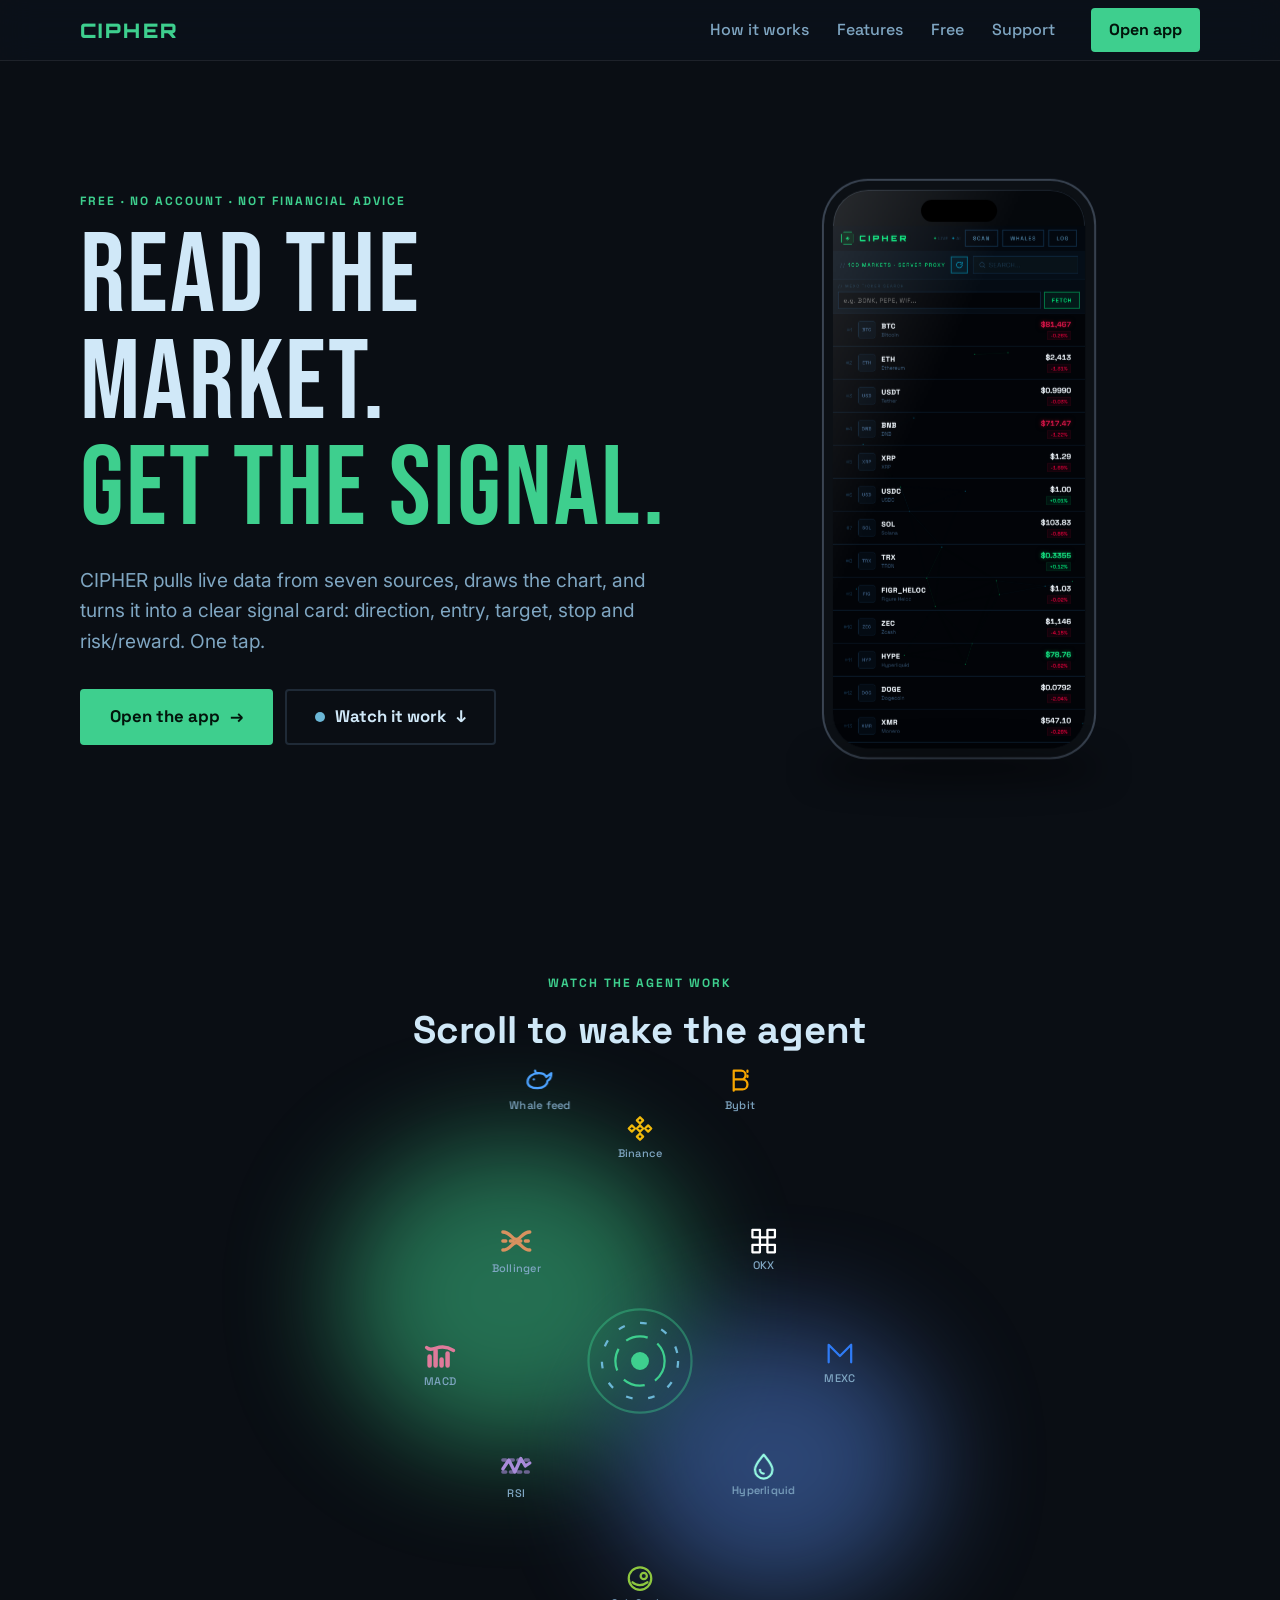
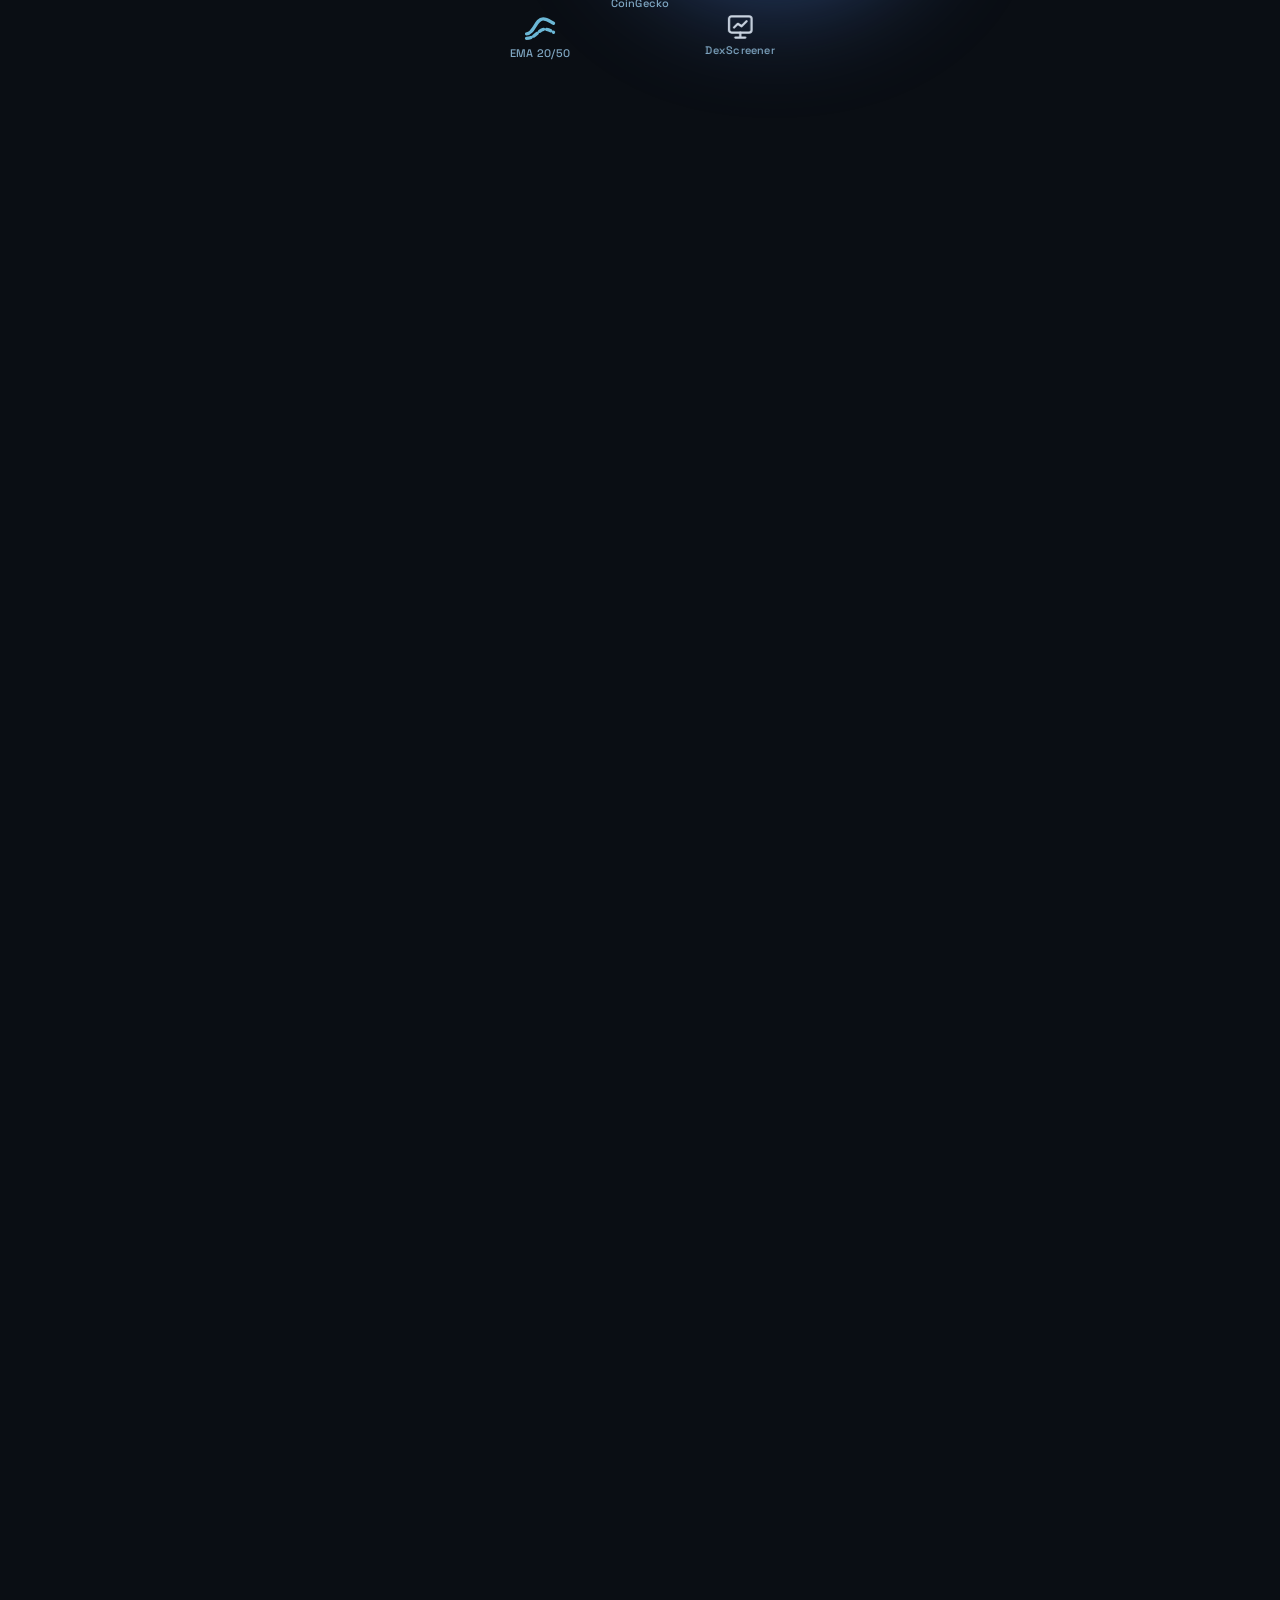
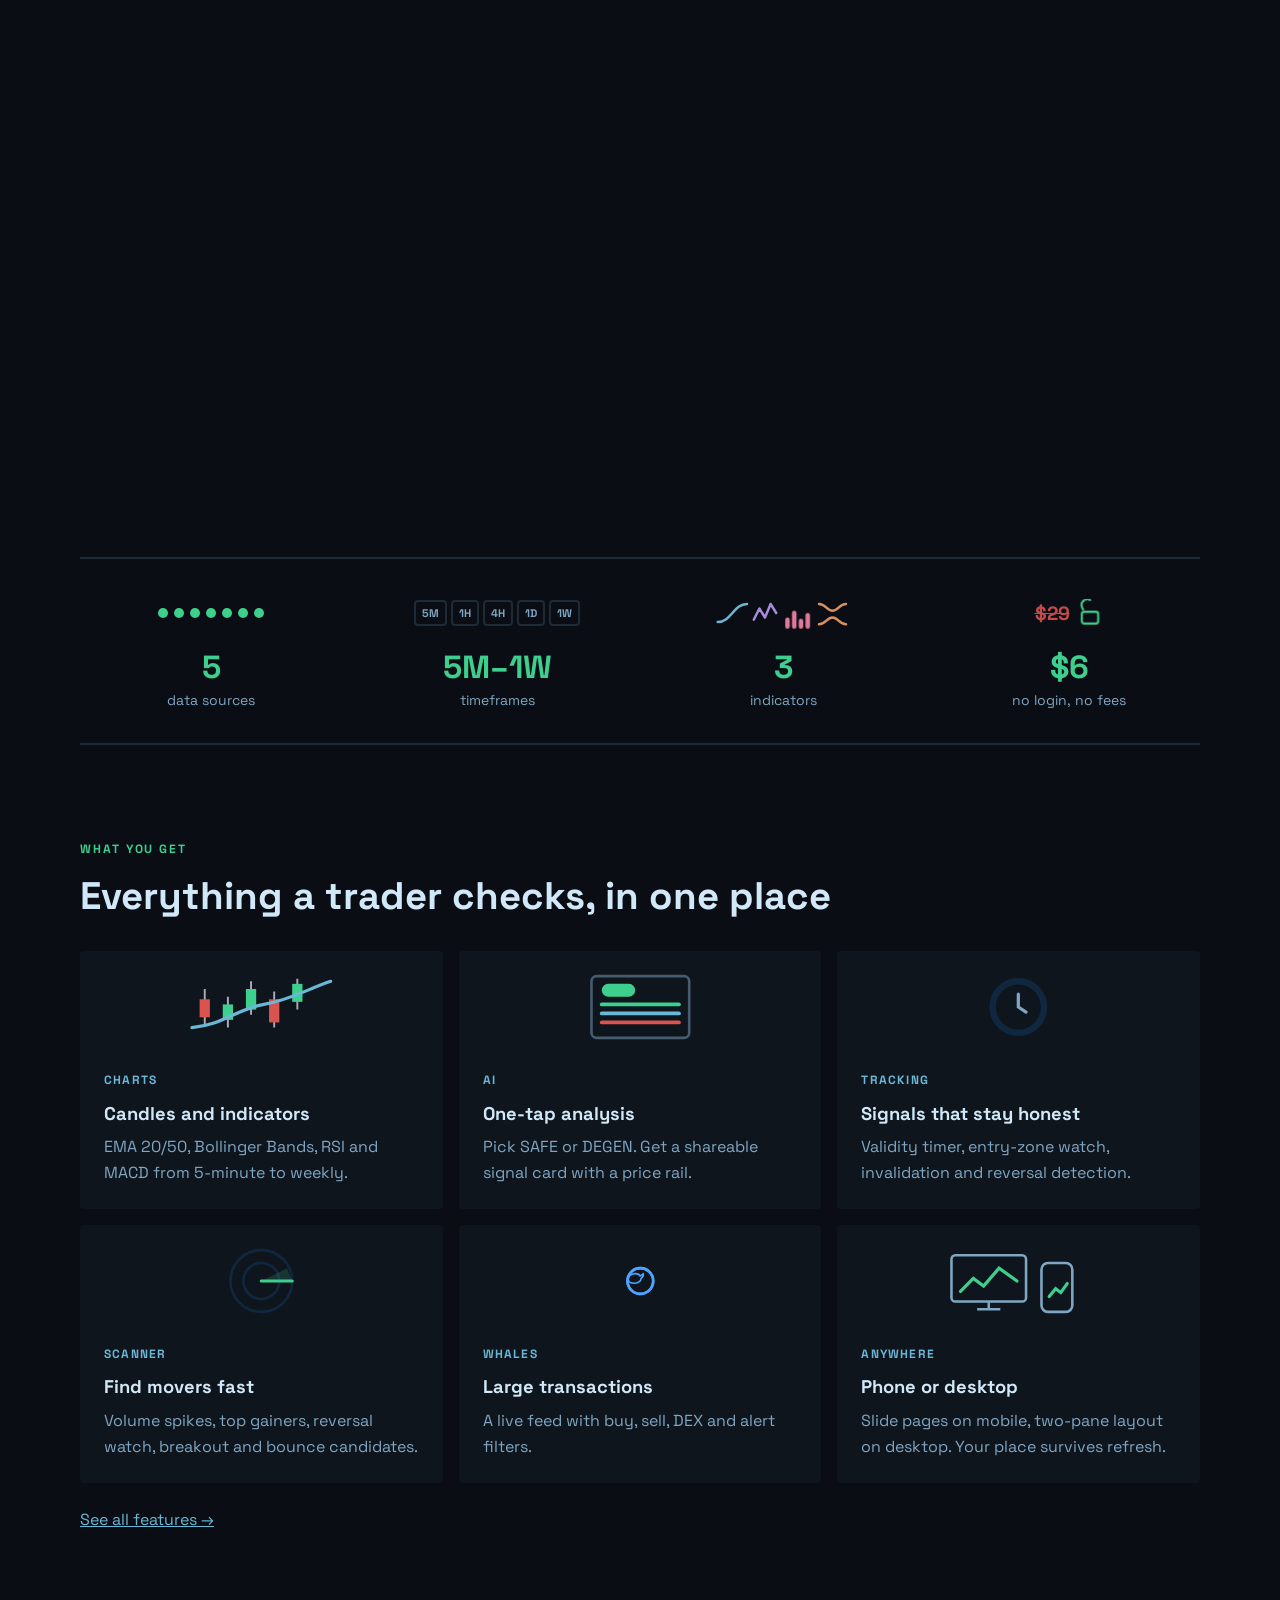
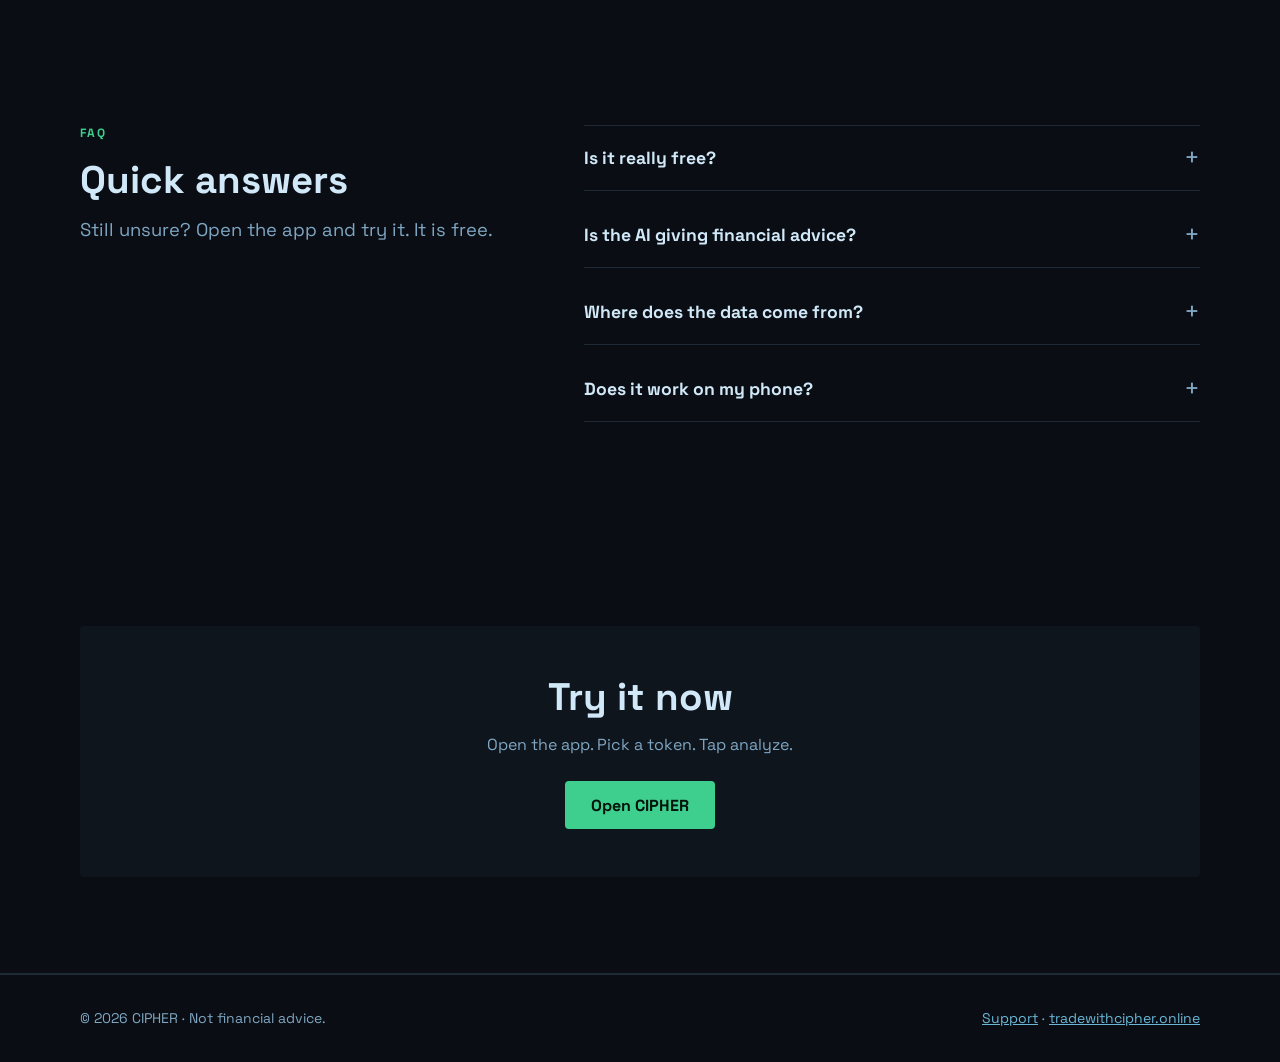
<file: index.html>
<!doctype html><html lang="en"><head><meta charset="utf-8"><meta name="viewport" content="width=device-width,initial-scale=1"><title>CIPHER: free AI crypto trade analysis</title><meta name="description" content="AI-powered crypto technical analysis. Live charts, one-tap signal cards with entry, target and stop. Free, no account."><meta property="og:title" content="CIPHER: free AI crypto trade analysis"><meta property="og:description" content="AI-powered crypto technical analysis. Live charts, one-tap signal cards with entry, target and stop. Free, no account."><link rel="icon" href="favicon.svg"><link rel="preconnect" href="https://fonts.googleapis.com"><link rel="preconnect" href="https://fonts.gstatic.com" crossorigin><link rel="stylesheet" href="https://fonts.googleapis.com/css2?family=Bebas+Neue&family=Inter:wght@400;500&family=Orbitron:wght@700;900&family=Space+Grotesk:wght@400;500;700&display=block"><link rel="stylesheet" href="style.css"></head><body><header><div class="wrap"><a class="logo" href="index.html">CIPHER</a><nav aria-label="Main"><a href="how-it-works.html">How it works</a><a href="features.html">Features</a><a href="roadmap.html">Free</a><a href="support.html">Support</a></nav><a class="btn hbtn" href="https://tradewithcipher.online">Open app</a></div></header><main>
<section class="hero"><div class="wrap">
<div><span class="eyebrow">Free · No account · Not financial advice</span>
<h1>Read the market.<span>Get the signal.</span></h1>
<p class="lead">CIPHER pulls live data from seven sources, draws the chart, and turns it into a clear signal card: direction, entry, target, stop and risk/reward. One tap.</p>
<div class="row"><a class="btn cta" href="https://tradewithcipher.online">Open the app <b aria-hidden="true">→</b></a><a class="btn ghost watch" href="#agent"><span class="dot" aria-hidden="true"></span>Watch it work <b aria-hidden="true">↓</b></a></div></div>
<div class="phone-stage"><div class="phone"><div class="screen"><img src="app-screen.png" width="500" height="1080" alt="The CIPHER app on a phone, listing the top 100 markets with live prices"><i class="island"></i></div></div><div class="pshadow" aria-hidden="true"></div></div>
</div></section>

<section class="story" id="agent" aria-label="Interactive demo: the CIPHER agent"><div class="story-pin"><div class="wrap">
<span class="eyebrow">Watch the agent work</span><h2 id="st-title">Scroll to wake the agent</h2>
<div class="stage" id="stage"><div class="agent" id="ag" aria-hidden="true"><svg viewBox="0 0 100 100"><circle class="r3" cx="50" cy="50" r="46"/><circle class="r2" cx="50" cy="50" r="34"/><circle class="r1" cx="50" cy="50" r="22"/><circle cx="50" cy="50" r="7" fill="currentColor"/></svg></div>
<button class="btn tap" id="tap" type="button" tabindex="-1">Tap to analyze</button>
<div class="signal result" id="result" aria-live="polite"><div class="top"><b>BTC / USDT · 4H</b><span class="pill">LONG</span></div>
<dl><dt>Entry</dt><dd>64,200</dd><dt>Target</dt><dd style="color:var(--accent)">67,900</dd><dt>Stop</dt><dd style="color:var(--red)">62,700</dd><dt>Risk / reward</dt><dd>1 : 2.5</dd></dl>
<div class="rail" aria-hidden="true"><i data-l="Target" id="r-t" style="color:var(--accent);background:var(--accent)"></i><i data-l="Entry" id="r-e" style="color:var(--accent2);background:var(--accent2)"></i><i data-l="Stop" id="r-s" style="color:var(--red);background:var(--red)"></i></div>
<p style="font-size:12px;color:var(--text2)">Illustrative example, not a live signal. <button class="link" id="replay" type="button">Replay</button></p></div></div>

</div></div></section>
<div class="wrap"><div class="stats reveal">
<div class="stat"><div class="viz dots" aria-hidden="true"><i style="--i:0"></i><i style="--i:1"></i><i style="--i:2"></i><i style="--i:3"></i><i style="--i:4"></i><i style="--i:5"></i><i style="--i:6"></i></div><b data-to="7">7</b><span>data sources</span></div>
<div class="stat"><div class="viz tf" aria-hidden="true"><em style="--i:0">5M</em><em style="--i:1">1H</em><em style="--i:2">4H</em><em style="--i:3">1D</em><em style="--i:4">1W</em></div><b>5M–1W</b><span>timeframes</span></div>
<div class="stat"><div class="viz ind" aria-hidden="true"><svg viewBox="0 0 120 32"><path class="d" style="stroke:#6bb7d6" d="M2 24C14 24 16 8 28 8"/><path class="d" style="stroke:#a88bd9" d="M34 22l5-10 5 8 5-12 5 8"/><g class="bars" style="stroke:#e07a9b"><path d="M64 28v-6M70 28v-12M76 28v-5M82 28v-10"/></g><path class="d" style="stroke:#d9915f" d="M92 8c6 0 7 6 12 6s6-6 12-6M92 26c6 0 7-6 12-6s6 6 12 6"/></svg></div><b data-to="4">4</b><span>indicators</span></div>
<div class="stat"><div class="viz free" aria-hidden="true"><s>$29</s><svg viewBox="0 0 24 24"><path d="M7 11V8a5 5 0 019-2"/><rect x="5" y="11" width="14" height="10" rx="2"/></svg></div><b data-from="29" data-to="0" data-pre="$">$0</b><span>no login, no fees</span></div>
</div></div>
<section><div class="wrap"><span class="eyebrow">What you get</span><h2>Everything a trader checks, in one place</h2>
<div class="grid feat"><div class="card reveal"><div class="fviz charts" aria-hidden="true"><svg viewBox="0 0 120 56"><g class="cn"><path d="M16 14v28M34 20v24M52 8v26M70 16v28M88 6v24" stroke-width="1.5" stroke="#aab"/><rect x="12" y="22" width="8" height="14" fill="#d9534f" style="--i:0"/><rect x="30" y="26" width="8" height="12" fill="#3ecf8e" style="--i:1"/><rect x="48" y="14" width="8" height="16" fill="#3ecf8e" style="--i:2"/><rect x="66" y="22" width="8" height="18" fill="#d9534f" style="--i:3"/><rect x="84" y="10" width="8" height="14" fill="#3ecf8e" style="--i:4"/></g><path class="ln" d="M6 44C30 42 40 30 62 26S96 14 114 8" stroke="#6bb7d6" fill="none" stroke-width="2.5" stroke-linecap="round"/></svg></div><span class="tag">Charts</span><h3>Candles and indicators</h3><p>EMA 20/50, Bollinger Bands, RSI and MACD from 5-minute to weekly.</p></div><div class="card reveal"><div class="fviz ai" aria-hidden="true"><svg viewBox="0 0 120 56"><rect x="22" y="4" width="76" height="48" rx="4" fill="none" stroke="currentColor" stroke-width="2" opacity=".5"/><g class="pl"><rect x="30" y="10" width="26" height="10" rx="5" fill="#3ecf8e"/></g><path class="sl" style="--i:0" d="M30 26h60" stroke="#3ecf8e" stroke-width="3" stroke-linecap="round"/><path class="sl" style="--i:1" d="M30 33h60" stroke="#6bb7d6" stroke-width="3" stroke-linecap="round"/><path class="sl" style="--i:2" d="M30 40h60" stroke="#d9534f" stroke-width="3" stroke-linecap="round"/></svg></div><span class="tag">AI</span><h3>One-tap analysis</h3><p>Pick SAFE or DEGEN. Get a shareable signal card with a price rail.</p></div><div class="card reveal"><div class="fviz tracking" aria-hidden="true"><svg viewBox="0 0 120 56"><circle cx="60" cy="28" r="20" fill="none" stroke="#0f2840" stroke-width="5"/><circle class="ring" cx="60" cy="28" r="20" fill="none" stroke="#d9a441" stroke-width="5" stroke-linecap="round" transform="rotate(-90 60 28)"/><path d="M60 18v10l6 4" fill="none" stroke="currentColor" stroke-width="2.5" stroke-linecap="round"/><circle class="ev" cx="98" cy="14" r="5" fill="#3ecf8e"/><circle class="ev" style="animation-delay:1s" cx="22" cy="42" r="5" fill="#d9534f"/></svg></div><span class="tag">Tracking</span><h3>Signals that stay honest</h3><p>Validity timer, entry-zone watch, invalidation and reversal detection.</p></div><div class="card reveal"><div class="fviz scanner" aria-hidden="true"><svg viewBox="0 0 120 56"><g fill="none" stroke="#0f2840" stroke-width="2"><circle cx="60" cy="28" r="24"/><circle cx="60" cy="28" r="14"/></g><g class="sw"><path d="M60 28L84 28" stroke="#3ecf8e" stroke-width="2.5" stroke-linecap="round"/><path d="M60 28L84 28L80 18z" fill="#3ecf8e" opacity=".18"/></g><circle class="bl" style="--i:0" cx="74" cy="20" r="3" fill="#d9915f"/><circle class="bl" style="--i:1" cx="46" cy="38" r="3" fill="#6bb7d6"/><circle class="bl" style="--i:2" cx="66" cy="42" r="3" fill="#e07a9b"/></svg></div><span class="tag">Scanner</span><h3>Find movers fast</h3><p>Volume spikes, top gainers, reversal watch, breakout and bounce candidates.</p></div><div class="card reveal"><div class="fviz whales" aria-hidden="true"><svg viewBox="0 0 120 56"><circle class="rp" cx="60" cy="28" r="10" fill="none" stroke="#4DA3FF" stroke-width="2"/><circle class="rp" style="animation-delay:.9s" cx="60" cy="28" r="10" fill="none" stroke="#4DA3FF" stroke-width="2"/><g class="wh" fill="none" stroke="#4DA3FF" stroke-width="2" stroke-linecap="round" stroke-linejoin="round" transform="translate(45 14) scale(.62)"><path d="M2 13c0-4 4-7 9-7 3 0 5 1 6 3l4-3c0 3-1 5-3 6 0 3-3 6-8 6-5 0-8-2-8-5z"/></g></svg></div><span class="tag">Whales</span><h3>Large transactions</h3><p>A live feed with buy, sell, DEX and alert filters.</p></div><div class="card reveal"><div class="fviz anywhere" aria-hidden="true"><svg viewBox="0 0 120 56"><rect x="8" y="8" width="58" height="36" rx="3" fill="none" stroke="currentColor" stroke-width="2"/><path d="M28 50h18M37 44v6" stroke="currentColor" stroke-width="2"/><rect x="78" y="14" width="24" height="38" rx="5" fill="none" stroke="currentColor" stroke-width="2"/><path class="px" d="M15 36l10-10 8 6 12-14 14 10" fill="none" stroke="#3ecf8e" stroke-width="2.5" stroke-linecap="round"/><path class="px" style="animation-delay:.3s" d="M84 40l5-6 4 3 5-7" fill="none" stroke="#3ecf8e" stroke-width="2.5" stroke-linecap="round"/></svg></div><span class="tag">Anywhere</span><h3>Phone or desktop</h3><p>Slide pages on mobile, two-pane layout on desktop. Your place survives refresh.</p></div></div><p style="margin-top:24px"><a href="features.html">See all features →</a></p></div></section>
<section class="faq"><div class="wrap"><div><span class="eyebrow">FAQ</span><h2>Quick answers</h2><p class="lead" style="margin:0">Still unsure? Open the app and try it. It is free.</p></div><div class="qs">
<details><summary>Is it really free?</summary><p>Yes. No account, no login, no paywall.</p></details>
<details><summary>Is the AI giving financial advice?</summary><p>No. Signals are AI-generated for education. Trading carries risk. Do your own research.</p></details>
<details><summary>Where does the data come from?</summary><p>CoinGecko, Binance, Bybit, OKX, MEXC, Hyperliquid and DexScreener.</p></details>
<details><summary>Does it work on my phone?</summary><p>Yes. The app is built for both mobile and desktop.</p></details>
</div></div></section>
<section><div class="wrap card" style="text-align:center;padding:48px 24px"><h2>Try it now</h2><p style="color:var(--text2);margin-bottom:24px">Open the app. Pick a token. Tap analyze.</p><a class="btn" href="https://tradewithcipher.online">Open CIPHER</a></div></section></main><footer><div class="wrap"><span>© 2026 CIPHER · Not financial advice.</span><span><a href="support.html">Support</a> · <a href="https://tradewithcipher.online">tradewithcipher.online</a></span></div></footer><script src="app.js"></script></body></html>
</file>
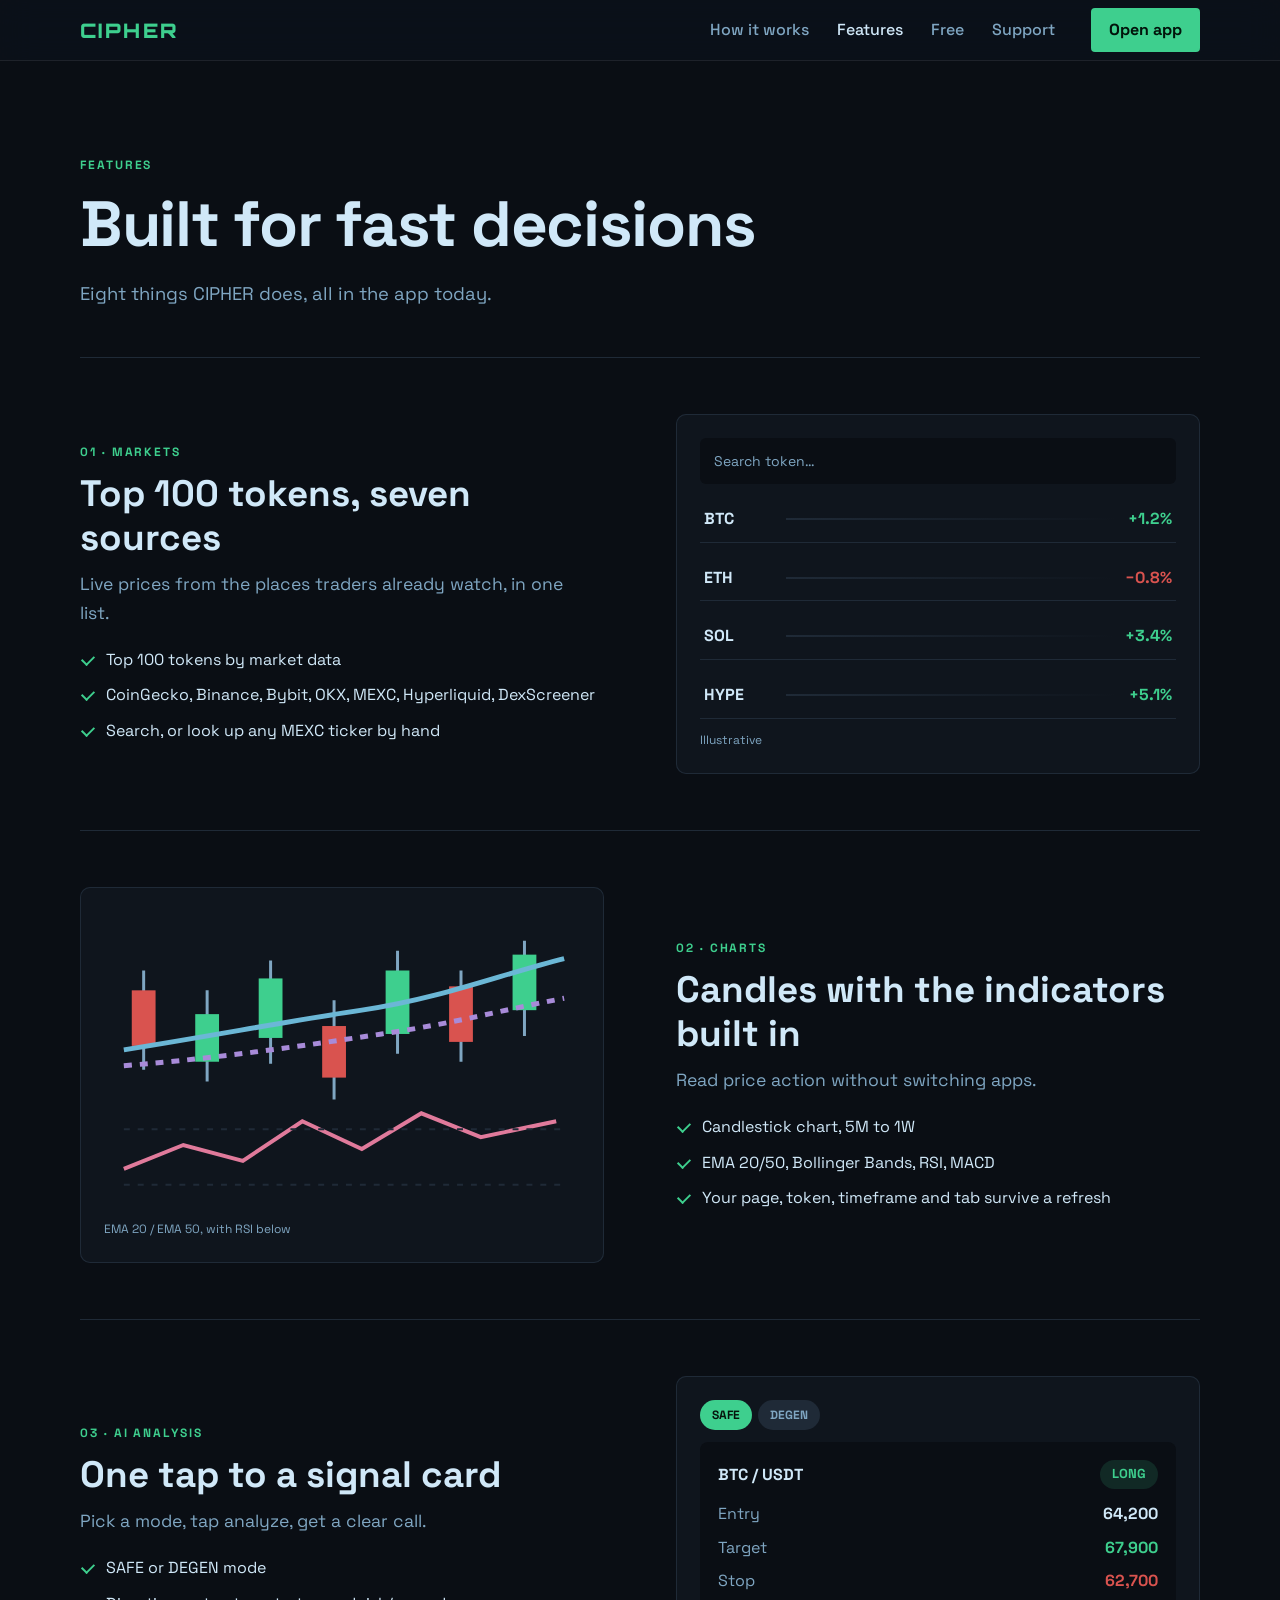
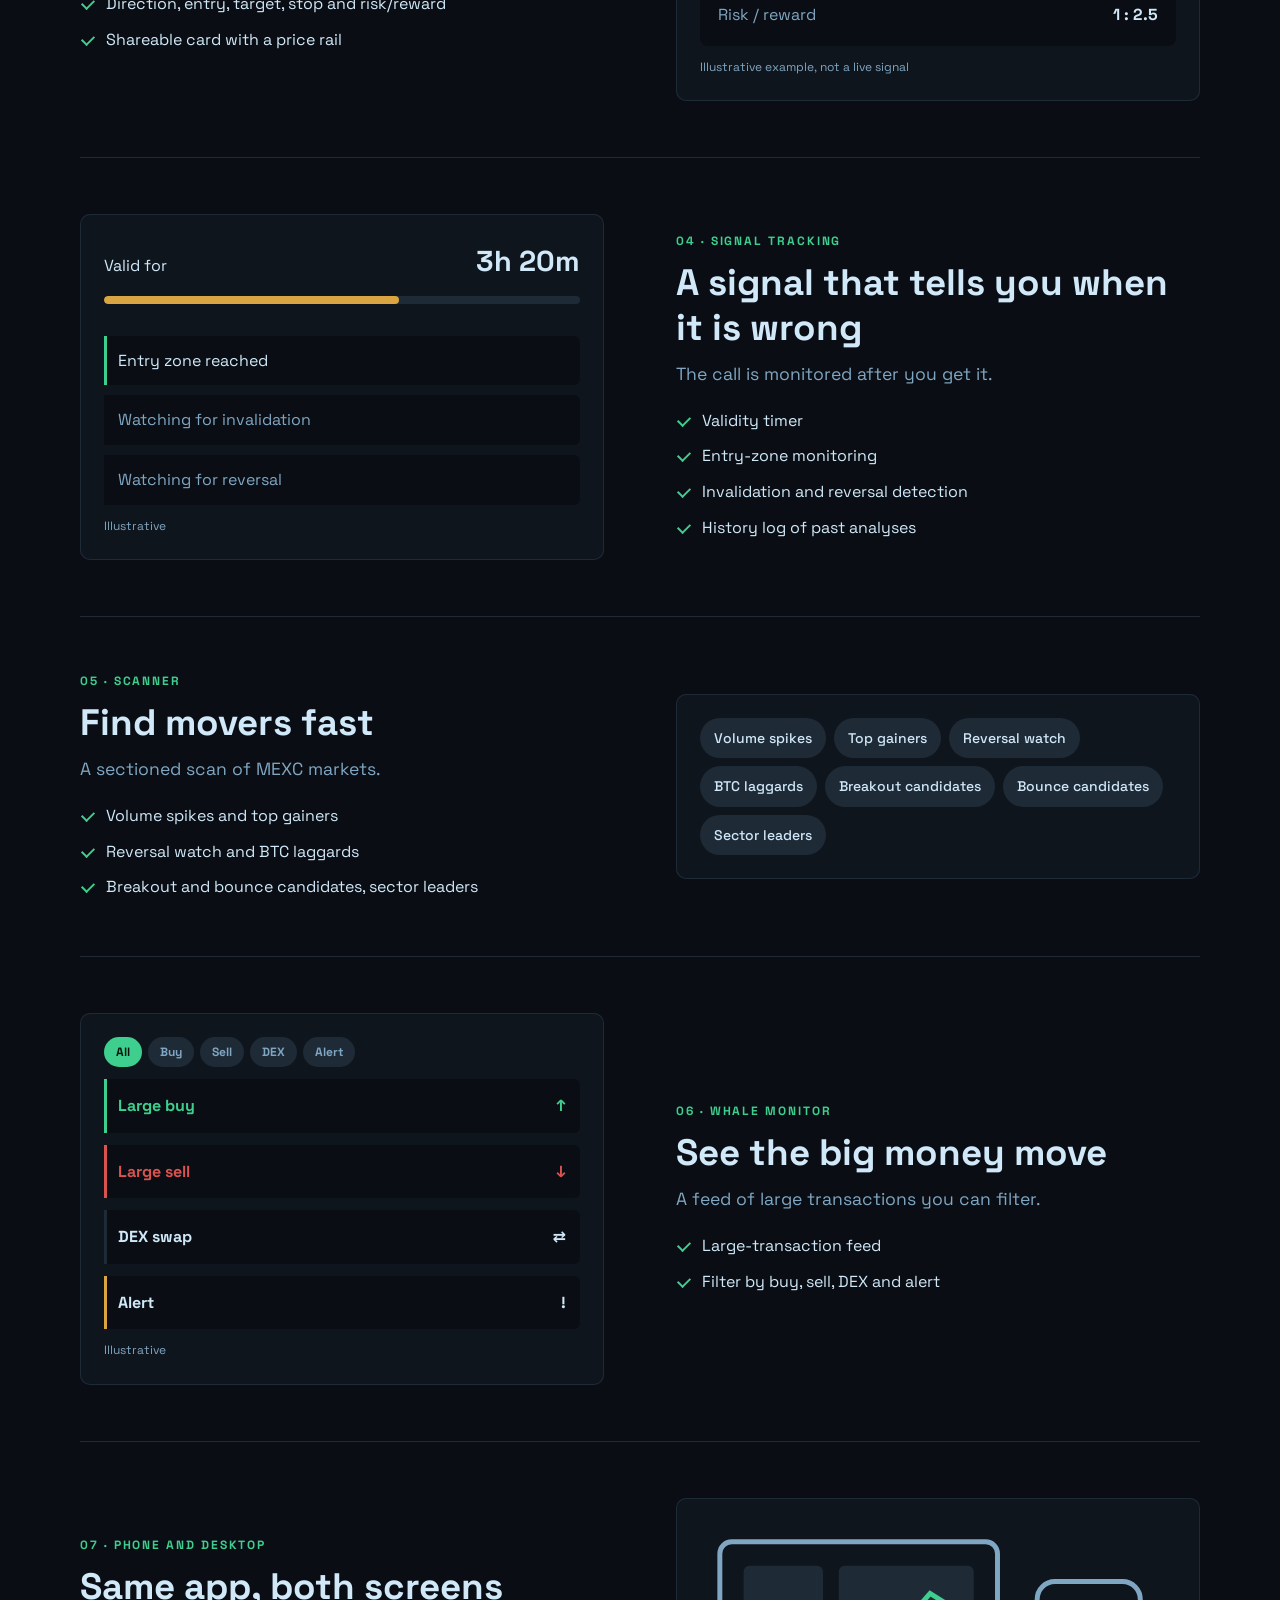
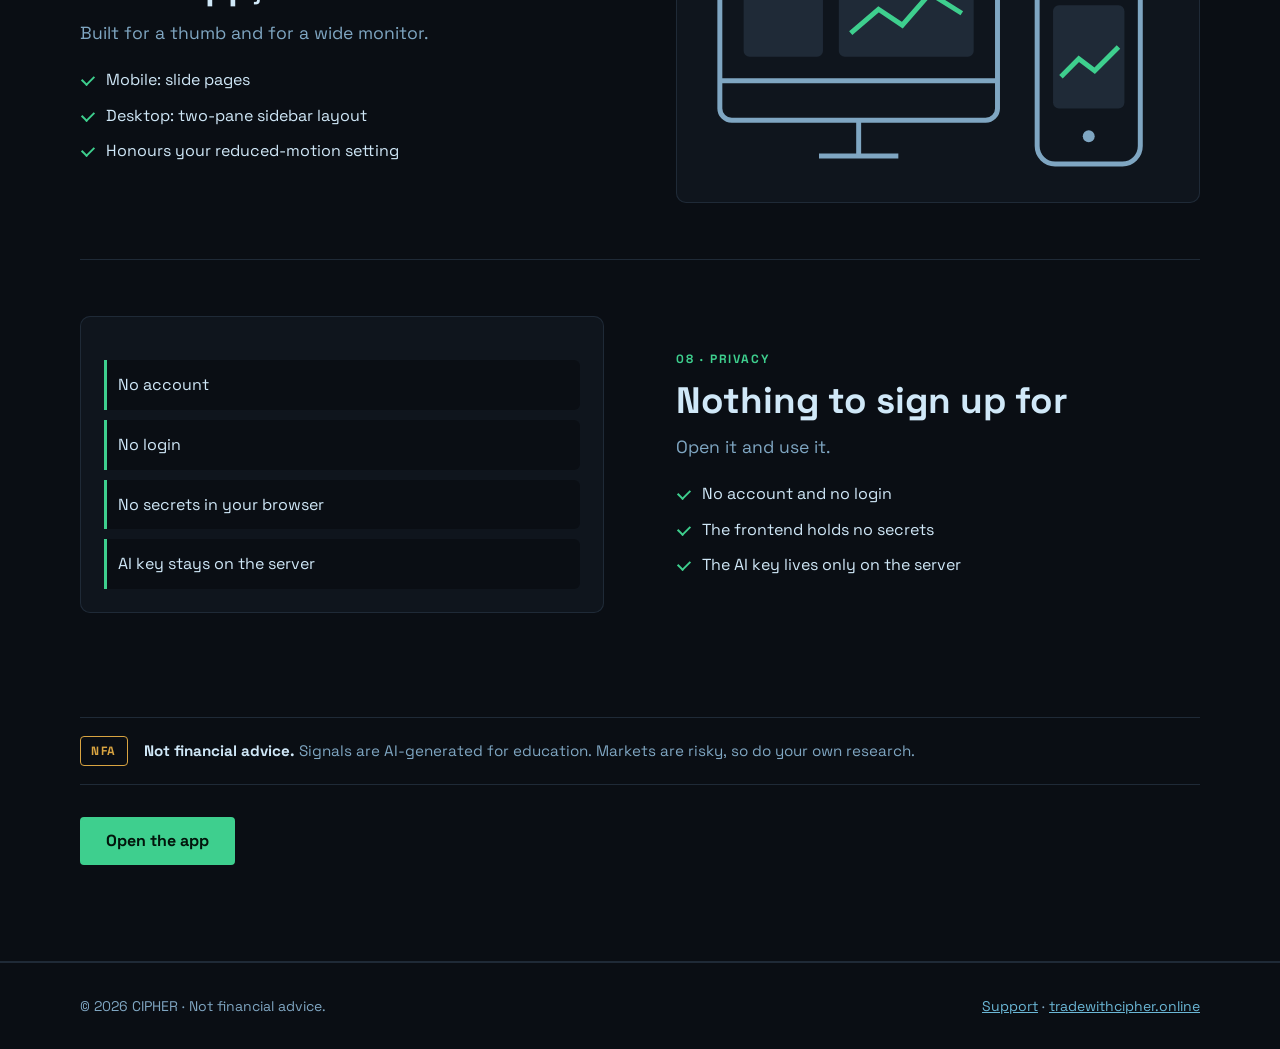
<file: features.html>
<!doctype html><html lang="en"><head><meta charset="utf-8"><meta name="viewport" content="width=device-width,initial-scale=1"><title>CIPHER features</title><meta name="description" content="Charts, AI signal cards, scanner, whale monitor and signal tracking."><meta property="og:title" content="CIPHER features"><meta property="og:description" content="Charts, AI signal cards, scanner, whale monitor and signal tracking."><link rel="icon" href="favicon.svg"><link rel="preconnect" href="https://fonts.googleapis.com"><link rel="preconnect" href="https://fonts.gstatic.com" crossorigin><link rel="stylesheet" href="https://fonts.googleapis.com/css2?family=Bebas+Neue&family=Inter:wght@400;500&family=Orbitron:wght@700;900&family=Space+Grotesk:wght@400;500;700&display=block"><link rel="stylesheet" href="style.css"></head><body><header><div class="wrap"><a class="logo" href="index.html">CIPHER</a><nav aria-label="Main"><a href="how-it-works.html">How it works</a><a href="features.html" aria-current="page">Features</a><a href="roadmap.html">Free</a><a href="support.html">Support</a></nav><a class="btn hbtn" href="https://tradewithcipher.online">Open app</a></div></header><main>
<section class="fp"><div class="wrap"><span class="eyebrow">Features</span><h1>Built for fast decisions</h1><p class="lead">Eight things CIPHER does, all in the app today.</p>
<div class="frow reveal"><div class="ftxt"><span class="fn">01 · Markets</span><h2>Top 100 tokens, seven sources</h2><p>Live prices from the places traders already watch, in one list.</p><ul><li>Top 100 tokens by market data</li><li>CoinGecko, Binance, Bybit, OKX, MEXC, Hyperliquid, DexScreener</li><li>Search, or look up any MEXC ticker by hand</li></ul></div><div class="mock"><div class="mq">Search token…</div><div class="mrow"><b>BTC</b><i></i><span class="up">+1.2%</span></div><div class="mrow"><b>ETH</b><i></i><span class="dn">−0.8%</span></div><div class="mrow"><b>SOL</b><i></i><span class="up">+3.4%</span></div><div class="mrow"><b>HYPE</b><i></i><span class="up">+5.1%</span></div><p class="cap">Illustrative</p></div></div>
<div class="frow reveal"><div class="ftxt"><span class="fn">02 · Charts</span><h2>Candles with the indicators built in</h2><p>Read price action without switching apps.</p><ul><li>Candlestick chart, 5M to 1W</li><li>EMA 20/50, Bollinger Bands, RSI, MACD</li><li>Your page, token, timeframe and tab survive a refresh</li></ul></div><div class="mock"><svg viewBox="0 0 240 150" class="ch"><g stroke="#7fa6c2" stroke-width="1.5"><path d="M20 30v50M52 40v46M84 25v52M116 45v50M148 20v52M180 30v46M212 15v48"/></g><rect x="14" y="40" width="12" height="28" fill="#d9534f"/><rect x="46" y="52" width="12" height="24" fill="#3ecf8e"/><rect x="78" y="34" width="12" height="30" fill="#3ecf8e"/><rect x="110" y="58" width="12" height="26" fill="#d9534f"/><rect x="142" y="30" width="12" height="32" fill="#3ecf8e"/><rect x="174" y="38" width="12" height="28" fill="#d9534f"/><rect x="206" y="22" width="12" height="28" fill="#3ecf8e"/><path d="M10 70C60 62 90 56 130 50S200 32 232 24" fill="none" stroke="#6bb7d6" stroke-width="2.5"/><path d="M10 78C60 74 100 68 140 62S200 50 232 44" fill="none" stroke="#a88bd9" stroke-width="2.5" stroke-dasharray="4 4"/><path d="M10 130l30-12 30 8 30-20 30 14 30-18 30 12 38-8" fill="none" stroke="#e07a9b" stroke-width="2"/><path d="M10 110h222M10 138h222" stroke="#1f2a37" stroke-dasharray="3 4"/></svg><p class="cap">EMA 20 / EMA 50, with RSI below</p></div></div>
<div class="frow reveal"><div class="ftxt"><span class="fn">03 · AI analysis</span><h2>One tap to a signal card</h2><p>Pick a mode, tap analyze, get a clear call.</p><ul><li>SAFE or DEGEN mode</li><li>Direction, entry, target, stop and risk/reward</li><li>Shareable card with a price rail</li></ul></div><div class="mock"><div class="seg"><span class="on">SAFE</span><span>DEGEN</span></div><div class="sg"><div><b>BTC / USDT</b><i class="pill">LONG</i></div><dl><dt>Entry</dt><dd>64,200</dd><dt>Target</dt><dd class="up">67,900</dd><dt>Stop</dt><dd class="dn">62,700</dd><dt>Risk / reward</dt><dd>1 : 2.5</dd></dl></div><p class="cap">Illustrative example, not a live signal</p></div></div>
<div class="frow reveal"><div class="ftxt"><span class="fn">04 · Signal tracking</span><h2>A signal that tells you when it is wrong</h2><p>The call is monitored after you get it.</p><ul><li>Validity timer</li><li>Entry-zone monitoring</li><li>Invalidation and reversal detection</li><li>History log of past analyses</li></ul></div><div class="mock"><div class="vt"><span>Valid for</span><b>3h 20m</b></div><div class="bar"><i style="width:62%"></i></div><ul class="st"><li class="ok">Entry zone reached</li><li>Watching for invalidation</li><li>Watching for reversal</li></ul><p class="cap">Illustrative</p></div></div>
<div class="frow reveal"><div class="ftxt"><span class="fn">05 · Scanner</span><h2>Find movers fast</h2><p>A sectioned scan of MEXC markets.</p><ul><li>Volume spikes and top gainers</li><li>Reversal watch and BTC laggards</li><li>Breakout and bounce candidates, sector leaders</li></ul></div><div class="mock"><div class="chips"><span>Volume spikes</span><span>Top gainers</span><span>Reversal watch</span><span>BTC laggards</span><span>Breakout candidates</span><span>Bounce candidates</span><span>Sector leaders</span></div></div></div>
<div class="frow reveal"><div class="ftxt"><span class="fn">06 · Whale monitor</span><h2>See the big money move</h2><p>A feed of large transactions you can filter.</p><ul><li>Large-transaction feed</li><li>Filter by buy, sell, DEX and alert</li></ul></div><div class="mock"><div class="seg"><span class="on">All</span><span>Buy</span><span>Sell</span><span>DEX</span><span>Alert</span></div><div class="wr up"><b>Large buy</b><i>↑</i></div><div class="wr dn"><b>Large sell</b><i>↓</i></div><div class="wr"><b>DEX swap</b><i>⇄</i></div><div class="wr al"><b>Alert</b><i>!</i></div><p class="cap">Illustrative</p></div></div>
<div class="frow reveal"><div class="ftxt"><span class="fn">07 · Phone and desktop</span><h2>Same app, both screens</h2><p>Built for a thumb and for a wide monitor.</p><ul><li>Mobile: slide pages</li><li>Desktop: two-pane sidebar layout</li><li>Honours your reduced-motion setting</li></ul></div><div class="mock"><svg viewBox="0 0 240 130" class="dv"><rect x="10" y="10" width="140" height="90" rx="6" fill="none" stroke="#7fa6c2" stroke-width="2.5"/><path d="M10 80h140M60 118h40M80 100v18" stroke="#7fa6c2" stroke-width="2.5"/><rect x="22" y="22" width="40" height="46" rx="3" fill="#1f2a37"/><rect x="70" y="22" width="68" height="46" rx="3" fill="#1f2a37"/><path d="M76 56l14-12 12 8 14-16 16 10" fill="none" stroke="#3ecf8e" stroke-width="2.5"/><rect x="170" y="30" width="52" height="92" rx="9" fill="none" stroke="#7fa6c2" stroke-width="2.5"/><rect x="178" y="42" width="36" height="52" rx="3" fill="#1f2a37"/><path d="M182 78l9-9 8 6 12-12" fill="none" stroke="#3ecf8e" stroke-width="2.5"/><circle cx="196" cy="108" r="3" fill="#7fa6c2"/></svg></div></div>
<div class="frow reveal"><div class="ftxt"><span class="fn">08 · Privacy</span><h2>Nothing to sign up for</h2><p>Open it and use it.</p><ul><li>No account and no login</li><li>The frontend holds no secrets</li><li>The AI key lives only on the server</li></ul></div><div class="mock"><ul class="st"><li class="ok">No account</li><li class="ok">No login</li><li class="ok">No secrets in your browser</li><li class="ok">AI key stays on the server</li></ul></div></div>
<aside class="nfa"><span class="badge">NFA</span><p><b>Not financial advice.</b> Signals are AI-generated for education. Markets are risky, so do your own research.</p></aside><p style="margin-top:32px"><a class="btn" href="https://tradewithcipher.online">Open the app</a></p></div></section></main><footer><div class="wrap"><span>© 2026 CIPHER · Not financial advice.</span><span><a href="support.html">Support</a> · <a href="https://tradewithcipher.online">tradewithcipher.online</a></span></div></footer><script src="app.js"></script></body></html>
</file>
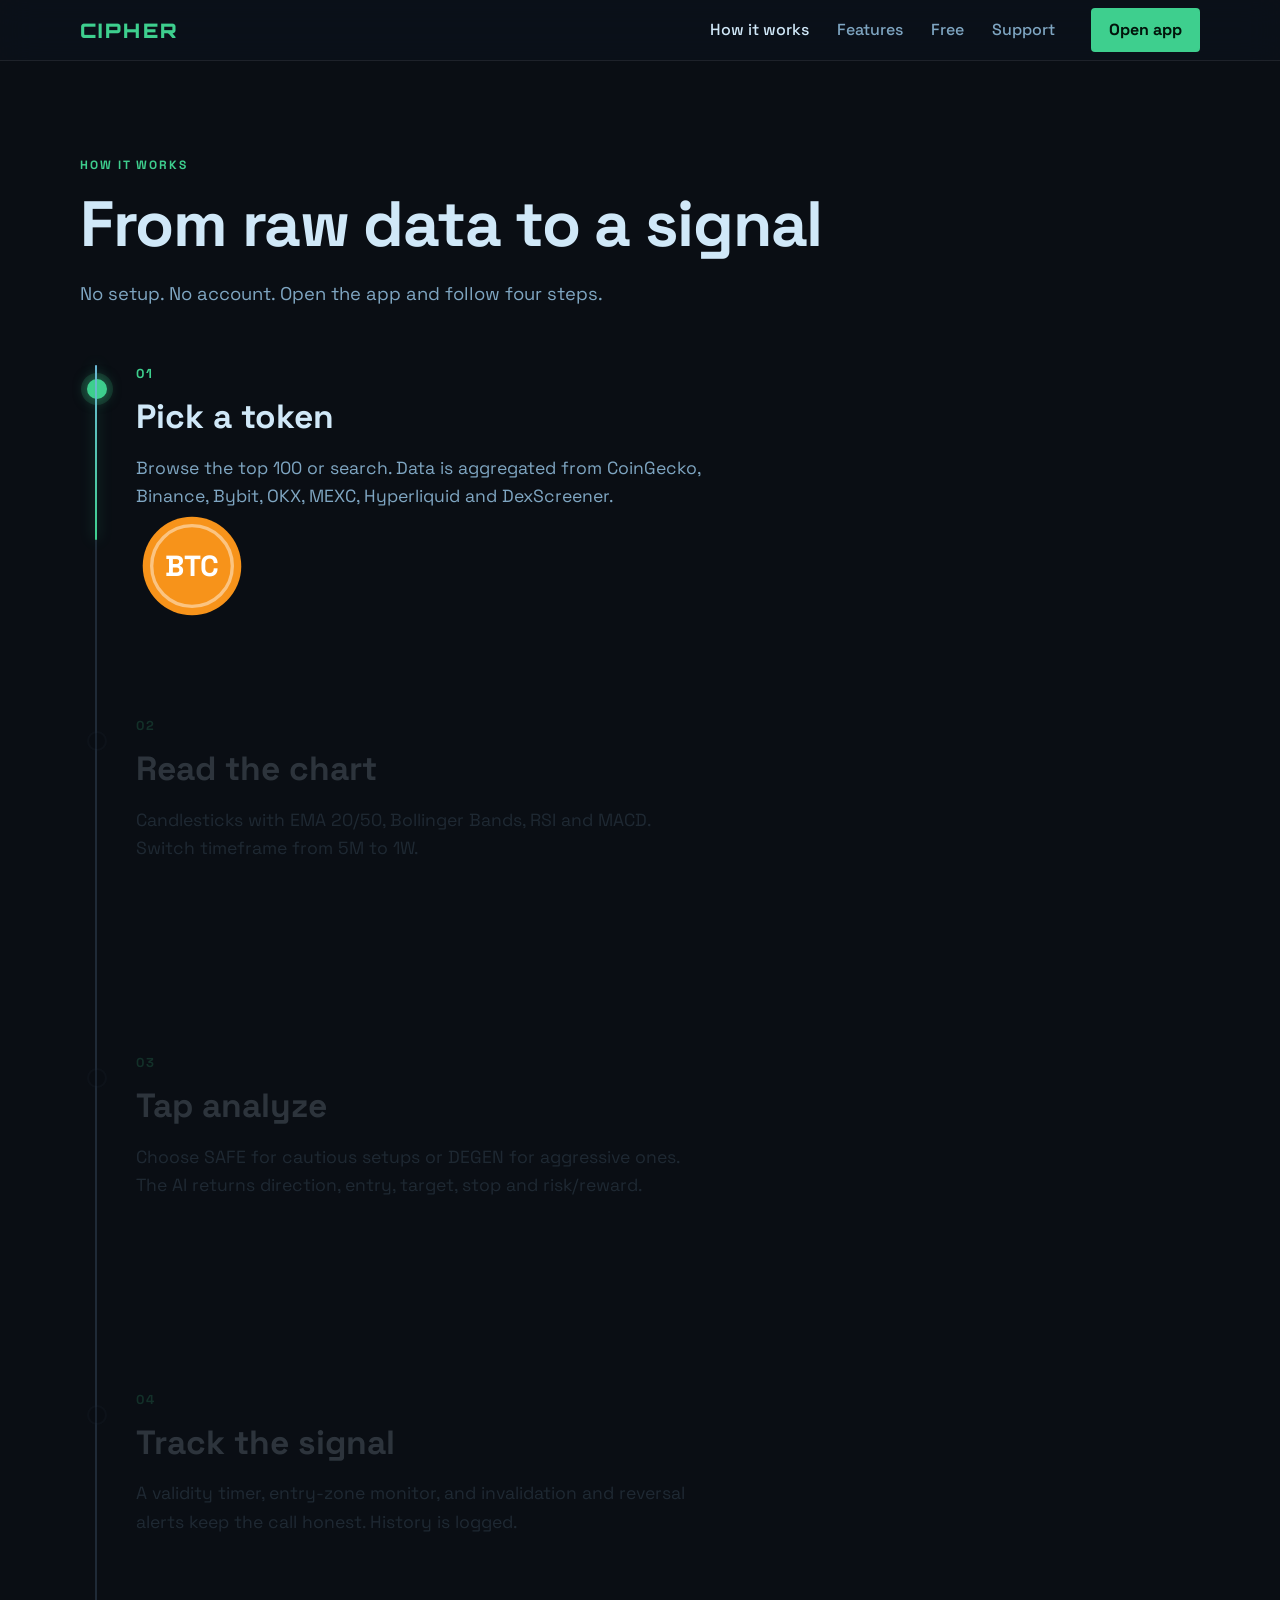
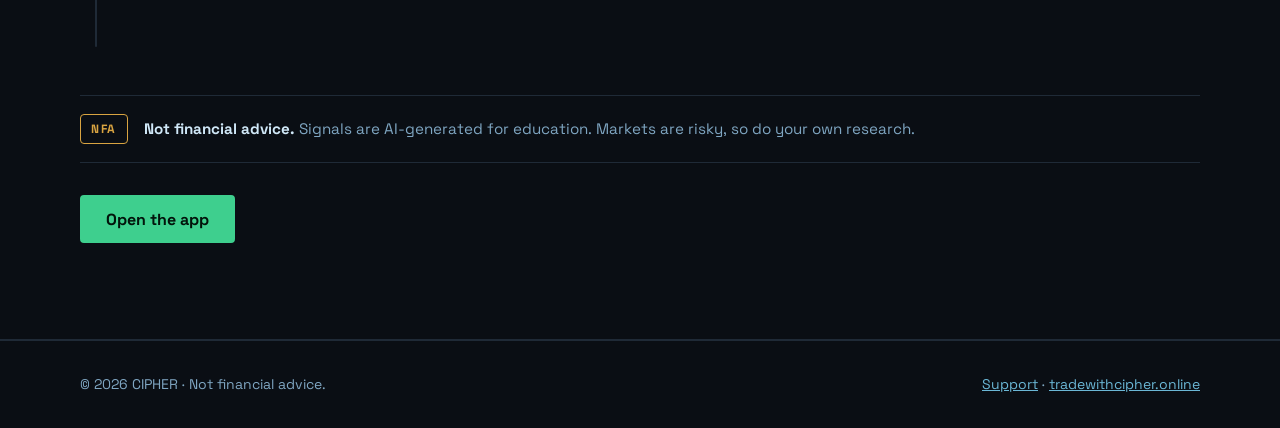
<file: how-it-works.html>
<!doctype html><html lang="en"><head><meta charset="utf-8"><meta name="viewport" content="width=device-width,initial-scale=1"><title>How CIPHER works</title><meta name="description" content="From live market data to a signal card in four steps."><meta property="og:title" content="How CIPHER works"><meta property="og:description" content="From live market data to a signal card in four steps."><link rel="icon" href="favicon.svg"><link rel="preconnect" href="https://fonts.googleapis.com"><link rel="preconnect" href="https://fonts.gstatic.com" crossorigin><link rel="stylesheet" href="https://fonts.googleapis.com/css2?family=Bebas+Neue&family=Inter:wght@400;500&family=Orbitron:wght@700;900&family=Space+Grotesk:wght@400;500;700&display=block"><link rel="stylesheet" href="style.css"></head><body><header><div class="wrap"><a class="logo" href="index.html">CIPHER</a><nav aria-label="Main"><a href="how-it-works.html" aria-current="page">How it works</a><a href="features.html">Features</a><a href="roadmap.html">Free</a><a href="support.html">Support</a></nav><a class="btn hbtn" href="https://tradewithcipher.online">Open app</a></div></header><main>
<section class="hiw"><div class="wrap"><span class="eyebrow">How it works</span><h1>From raw data to a signal</h1><p class="lead">No setup. No account. Open the app and follow four steps.</p>
<ol class="tl">
<li><div class="txt"><b class="n">01</b><h3>Pick a token</h3><p>Browse the top 100 or search. Data is aggregated from CoinGecko, Binance, Bybit, OKX, MEXC, Hyperliquid and DexScreener.</p><svg class="dep" viewBox="0 0 100 100" aria-hidden="true"><circle cx="50" cy="50" r="44" fill="#F7931A"/><circle cx="50" cy="50" r="36" fill="none" stroke="#ffffff" stroke-opacity=".45" stroke-width="3"/><text x="50" y="59" text-anchor="middle" font-family="Space Grotesk,sans-serif" font-weight="700" font-size="26" fill="#fff">BTC</text></svg></div></li>
<li><div class="txt"><b class="n">02</b><h3>Read the chart</h3><p>Candlesticks with EMA 20/50, Bollinger Bands, RSI and MACD. Switch timeframe from 5M to 1W.</p><svg class="dep" viewBox="0 0 100 100" aria-hidden="true"><path d="M22 18v64M50 28v52M78 10v56" stroke="#7fa6c2" stroke-width="3" stroke-linecap="round"/><rect x="14" y="34" width="16" height="30" rx="2" fill="#d9534f"/><rect x="42" y="42" width="16" height="30" rx="2" fill="#3ecf8e"/><rect x="70" y="20" width="16" height="34" rx="2" fill="#3ecf8e"/></svg></div></li>
<li><div class="txt"><b class="n">03</b><h3>Tap analyze</h3><p>Choose SAFE for cautious setups or DEGEN for aggressive ones. The AI returns direction, entry, target, stop and risk/reward.</p><svg class="dep" viewBox="0 0 100 100" aria-hidden="true"><rect x="10" y="10" width="80" height="80" rx="18" fill="#0f151d" stroke="#3ecf8e" stroke-width="3"/><path d="M50 24c2 15 8 21 24 26-16 5-22 11-24 26-2-15-8-21-24-26 16-5 22-11 24-26z" fill="#3ecf8e"/></svg></div></li>
<li><div class="txt"><b class="n">04</b><h3>Track the signal</h3><p>A validity timer, entry-zone monitor, and invalidation and reversal alerts keep the call honest. History is logged.</p><svg class="dep" viewBox="0 0 100 100" aria-hidden="true"><circle cx="50" cy="50" r="38" fill="none" stroke="#1f2a37" stroke-width="9"/><circle cx="50" cy="50" r="38" fill="none" stroke="#d9a441" stroke-width="9" stroke-linecap="round" stroke-dasharray="167 239" transform="rotate(-90 50 50)"/><path d="M50 32v20l12 7" fill="none" stroke="#d0e8f8" stroke-width="5" stroke-linecap="round" stroke-linejoin="round"/></svg></div></li>
</ol><aside class="nfa"><span class="badge">NFA</span><p><b>Not financial advice.</b> Signals are AI-generated for education. Markets are risky, so do your own research.</p></aside>
<p style="margin-top:32px"><a class="btn" href="https://tradewithcipher.online">Open the app</a></p></div></section></main><footer><div class="wrap"><span>© 2026 CIPHER · Not financial advice.</span><span><a href="support.html">Support</a> · <a href="https://tradewithcipher.online">tradewithcipher.online</a></span></div></footer><script src="app.js"></script></body></html>
</file>
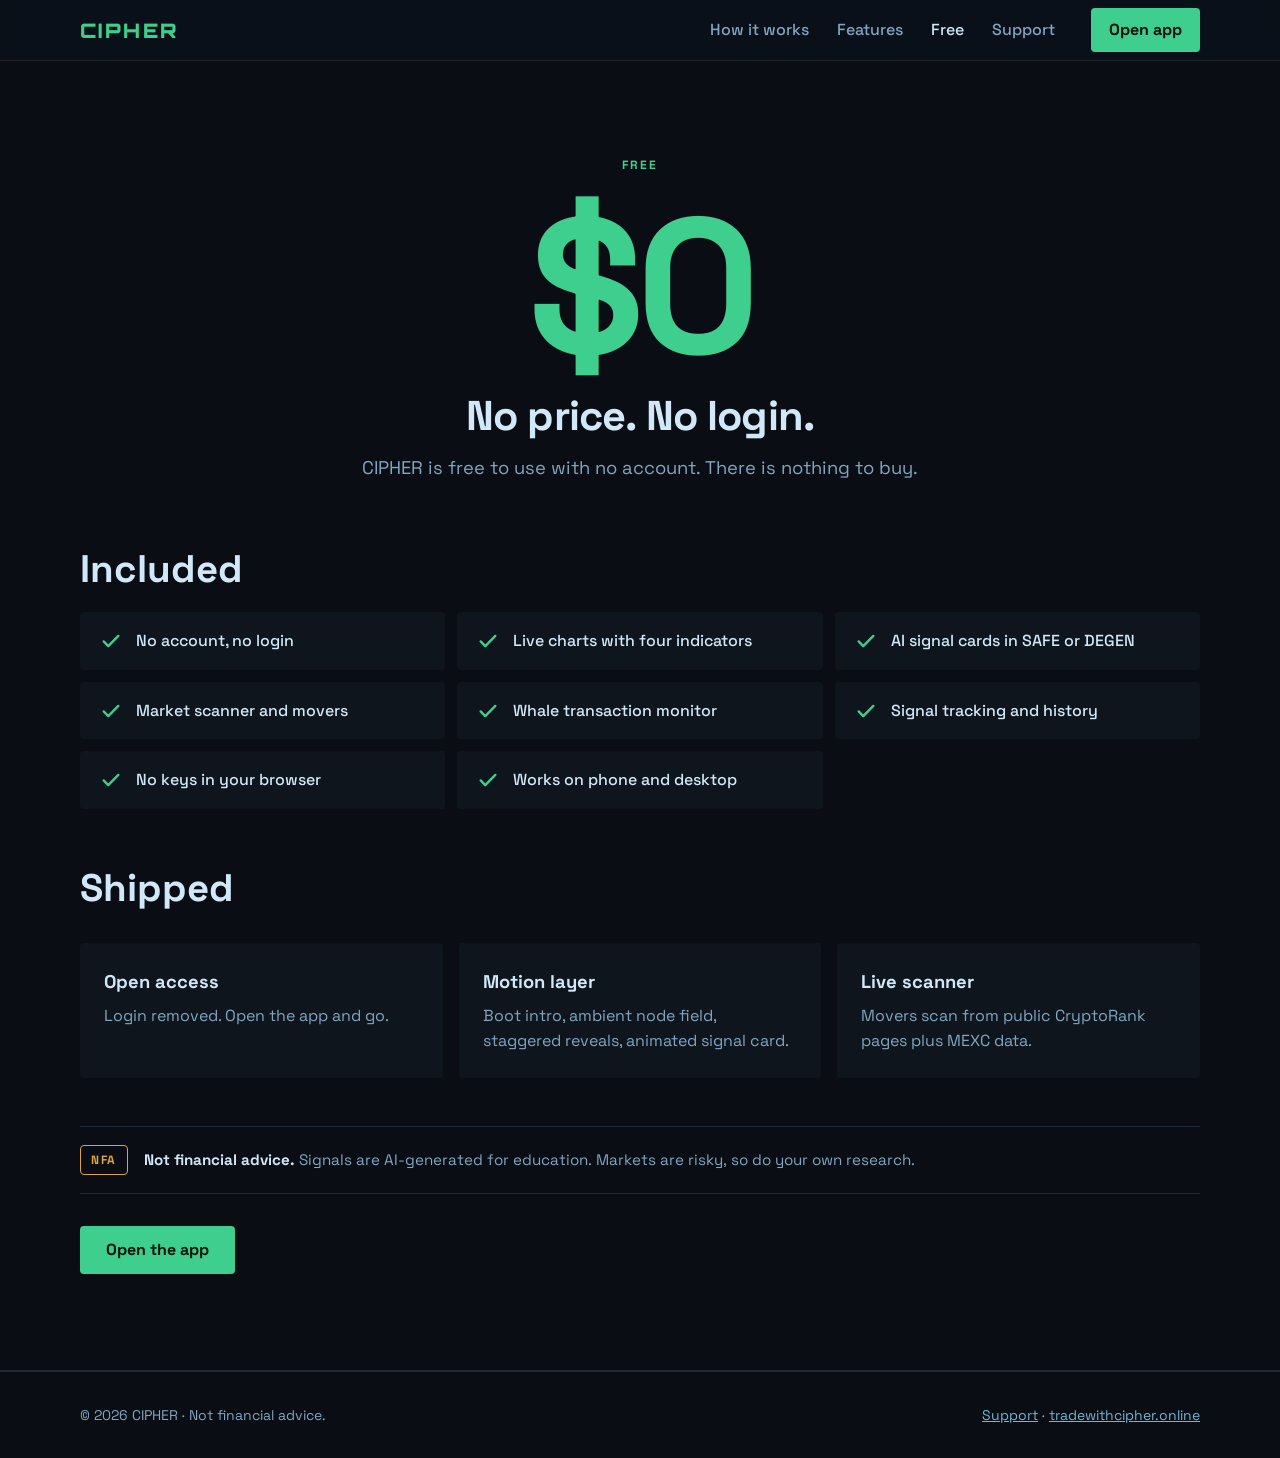
<file: roadmap.html>
<!doctype html><html lang="en"><head><meta charset="utf-8"><meta name="viewport" content="width=device-width,initial-scale=1"><title>CIPHER is free</title><meta name="description" content="Free, no login. Here is what is included and what has shipped."><meta property="og:title" content="CIPHER is free"><meta property="og:description" content="Free, no login. Here is what is included and what has shipped."><link rel="icon" href="favicon.svg"><link rel="preconnect" href="https://fonts.googleapis.com"><link rel="preconnect" href="https://fonts.gstatic.com" crossorigin><link rel="stylesheet" href="https://fonts.googleapis.com/css2?family=Bebas+Neue&family=Inter:wght@400;500&family=Orbitron:wght@700;900&family=Space+Grotesk:wght@400;500;700&display=block"><link rel="stylesheet" href="style.css"></head><body><header><div class="wrap"><a class="logo" href="index.html">CIPHER</a><nav aria-label="Main"><a href="how-it-works.html">How it works</a><a href="features.html">Features</a><a href="roadmap.html" aria-current="page">Free</a><a href="support.html">Support</a></nav><a class="btn hbtn" href="https://tradewithcipher.online">Open app</a></div></header><main>
<section class="freep"><div class="wrap"><div class="stat bigzero"><span class="eyebrow">Free</span><b data-from="29" data-to="0" data-pre="$">$0</b><h1>No price. No login.</h1><p class="lead">CIPHER is free to use with no account. There is nothing to buy.</p></div>
<h2>Included</h2>
<ul class="ck"><li class="reveal"><svg viewBox="0 0 24 24" aria-hidden="true"><path d="M4 12.5l5 5L20 6.5"/></svg>No account, no login</li><li class="reveal"><svg viewBox="0 0 24 24" aria-hidden="true"><path d="M4 12.5l5 5L20 6.5"/></svg>Live charts with four indicators</li><li class="reveal"><svg viewBox="0 0 24 24" aria-hidden="true"><path d="M4 12.5l5 5L20 6.5"/></svg>AI signal cards in SAFE or DEGEN</li><li class="reveal"><svg viewBox="0 0 24 24" aria-hidden="true"><path d="M4 12.5l5 5L20 6.5"/></svg>Market scanner and movers</li><li class="reveal"><svg viewBox="0 0 24 24" aria-hidden="true"><path d="M4 12.5l5 5L20 6.5"/></svg>Whale transaction monitor</li><li class="reveal"><svg viewBox="0 0 24 24" aria-hidden="true"><path d="M4 12.5l5 5L20 6.5"/></svg>Signal tracking and history</li><li class="reveal"><svg viewBox="0 0 24 24" aria-hidden="true"><path d="M4 12.5l5 5L20 6.5"/></svg>No keys in your browser</li><li class="reveal"><svg viewBox="0 0 24 24" aria-hidden="true"><path d="M4 12.5l5 5L20 6.5"/></svg>Works on phone and desktop</li></ul>
<h2 style="margin-top:56px">Shipped</h2>
<div class="grid"><div class="card reveal"><h3>Open access</h3><p>Login removed. Open the app and go.</p></div><div class="card reveal"><h3>Motion layer</h3><p>Boot intro, ambient node field, staggered reveals, animated signal card.</p></div><div class="card reveal"><h3>Live scanner</h3><p>Movers scan from public CryptoRank pages plus MEXC data.</p></div></div><aside class="nfa"><span class="badge">NFA</span><p><b>Not financial advice.</b> Signals are AI-generated for education. Markets are risky, so do your own research.</p></aside>
<p style="margin-top:32px"><a class="btn" href="https://tradewithcipher.online">Open the app</a></p></div></section></main><footer><div class="wrap"><span>© 2026 CIPHER · Not financial advice.</span><span><a href="support.html">Support</a> · <a href="https://tradewithcipher.online">tradewithcipher.online</a></span></div></footer><script src="app.js"></script></body></html>
</file>
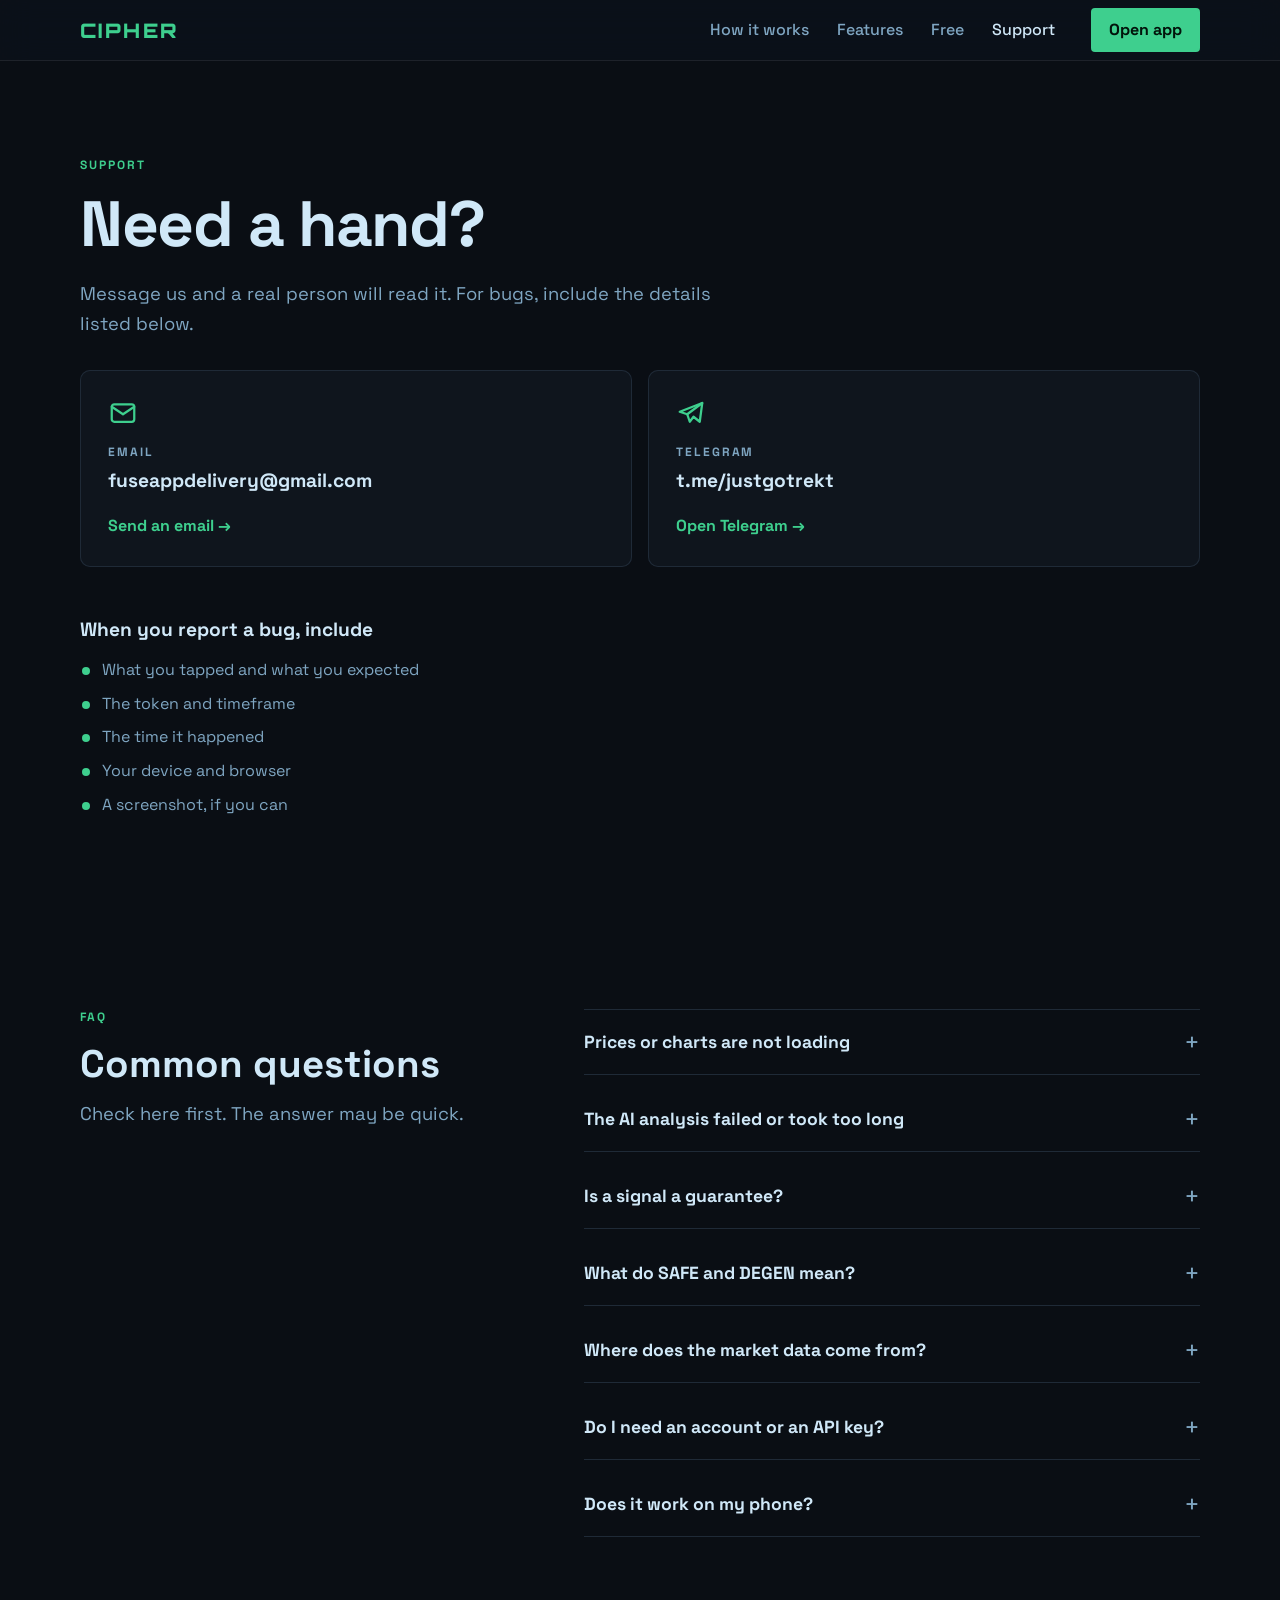
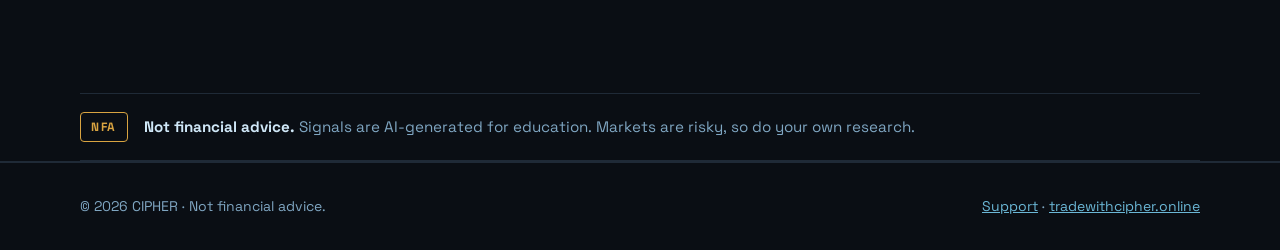
<file: support.html>
<!doctype html><html lang="en"><head><meta charset="utf-8"><meta name="viewport" content="width=device-width,initial-scale=1"><title>CIPHER support</title><meta name="description" content="Contact CIPHER and find answers to common questions."><meta property="og:title" content="CIPHER support"><meta property="og:description" content="Contact CIPHER and find answers to common questions."><link rel="icon" href="favicon.svg"><link rel="preconnect" href="https://fonts.googleapis.com"><link rel="preconnect" href="https://fonts.gstatic.com" crossorigin><link rel="stylesheet" href="https://fonts.googleapis.com/css2?family=Bebas+Neue&family=Inter:wght@400;500&family=Orbitron:wght@700;900&family=Space+Grotesk:wght@400;500;700&display=block"><link rel="stylesheet" href="style.css"></head><body><header><div class="wrap"><a class="logo" href="index.html">CIPHER</a><nav aria-label="Main"><a href="how-it-works.html">How it works</a><a href="features.html">Features</a><a href="roadmap.html">Free</a><a href="support.html" aria-current="page">Support</a></nav><a class="btn hbtn" href="https://tradewithcipher.online">Open app</a></div></header><main>
<section class="sup"><div class="wrap"><span class="eyebrow">Support</span><h1>Need a hand?</h1><p class="lead">Message us and a real person will read it. For bugs, include the details listed below.</p>
<div class="contact">
<a class="cc reveal" href="mailto:fuseappdelivery@gmail.com?subject=CIPHER%20support"><svg viewBox="0 0 24 24" aria-hidden="true"><rect x="3" y="5" width="18" height="14" rx="2"/><path d="M3 7l9 6 9-6"/></svg><span class="cl">Email</span><b>fuseappdelivery@gmail.com</b><span class="go">Send an email →</span></a>
<a class="cc reveal" href="https://t.me/justgotrekt" target="_blank" rel="noopener"><svg viewBox="0 0 24 24" aria-hidden="true"><path d="M21 4L3 11l6 2 2 6 3-4 5 4z"/><path d="M9 13l12-9"/></svg><span class="cl">Telegram</span><b>t.me/justgotrekt</b><span class="go">Open Telegram →</span></a>
</div>
<div class="inc reveal"><h3>When you report a bug, include</h3><ul><li>What you tapped and what you expected</li><li>The token and timeframe</li><li>The time it happened</li><li>Your device and browser</li><li>A screenshot, if you can</li></ul></div>
</div></section>
<section class="faq"><div class="wrap"><div><span class="eyebrow">FAQ</span><h2>Common questions</h2><p class="lead" style="margin:0">Check here first. The answer may be quick.</p></div><div class="qs"><details><summary>Prices or charts are not loading</summary><p>CIPHER pulls live data from a server and several exchanges. Wait a few seconds and refresh. If it keeps failing, message us with the token and the time it happened.</p></details><details><summary>The AI analysis failed or took too long</summary><p>Analysis runs on a server and can fail when it is busy. Tap analyze again. If it keeps failing, tell us which token and timeframe you used.</p></details><details><summary>Is a signal a guarantee?</summary><p>No. Signals are AI-generated for education and are not financial advice. Markets are risky, so do your own research.</p></details><details><summary>What do SAFE and DEGEN mean?</summary><p>They are the two analysis modes. SAFE aims for more cautious setups. DEGEN aims for more aggressive ones.</p></details><details><summary>Where does the market data come from?</summary><p>CoinGecko, Binance, Bybit, OKX, MEXC, Hyperliquid and DexScreener.</p></details><details><summary>Do I need an account or an API key?</summary><p>No. CIPHER is free, with no login and no keys in your browser.</p></details><details><summary>Does it work on my phone?</summary><p>Yes. The app has a mobile layout and a desktop layout.</p></details></div></div></section>
<div class="wrap"><aside class="nfa"><span class="badge">NFA</span><p><b>Not financial advice.</b> Signals are AI-generated for education. Markets are risky, so do your own research.</p></aside></div></main><footer><div class="wrap"><span>© 2026 CIPHER · Not financial advice.</span><span><a href="support.html">Support</a> · <a href="https://tradewithcipher.online">tradewithcipher.online</a></span></div></footer><script src="app.js"></script></body></html>
</file>
<file: style.css>
:root{--bg:#0a0e14;--bg2:#050c14;--panel:#0f151d;--border:#1f2a37;--text:#d0e8f8;--text2:#7fa6c2;--accent:#3ecf8e;--accent2:#6bb7d6;--red:#d9534f;--gold:#d9a441;--r:4px}
*{box-sizing:border-box;margin:0}
html{scroll-behavior:smooth}
body{background:var(--bg);color:var(--text);font:400 16px/1.6 'Space Grotesk',system-ui,sans-serif;-webkit-font-smoothing:antialiased;overflow-x:hidden}
a{color:var(--accent2)}
:focus-visible{outline:2px solid var(--accent);outline-offset:3px}
.wrap{width:min(1120px,100% - 32px);margin-inline:auto}
.logo{font:900 20px Orbitron,sans-serif;letter-spacing:.12em;color:var(--accent);text-decoration:none}
header{position:sticky;top:0;z-index:10;background:#020408e6;backdrop-filter:blur(8px);border-bottom:2px solid var(--border)}
header .wrap{display:flex;align-items:center;justify-content:space-between;min-height:60px;gap:12px}
nav{display:flex;gap:4px;align-items:center;flex-wrap:wrap}
nav a{color:var(--text2);text-decoration:none;padding:10px 12px;min-height:44px;display:inline-flex;align-items:center;font-weight:500}
nav a:hover,nav a[aria-current]{color:var(--text)}
.btn{display:inline-flex;align-items:center;justify-content:center;min-height:48px;padding:0 24px;background:var(--accent);color:#02140b;font-weight:700;text-decoration:none;border:2px solid var(--accent);border-radius:var(--r);cursor:pointer;transition:transform .2s,box-shadow .2s,background .2s}
.btn:hover{transform:translateY(-2px)}
.btn.ghost{background:transparent;color:var(--text);border-color:var(--border)}
.btn.ghost:hover{border-color:var(--accent2);box-shadow:none}
nav .btn{min-height:44px;padding:0 16px;margin-left:4px}
section{padding:clamp(48px,8vw,96px) 0}
h1{font:700 clamp(2.2rem,6vw,4rem)/1.1 'Space Grotesk';letter-spacing:-.02em}
h2{font:700 clamp(1.6rem,4vw,2.4rem)/1.2 'Space Grotesk';margin-bottom:12px}
h3{font-size:1.15rem;margin-bottom:6px}
.eyebrow{color:var(--accent);font:700 12px 'Space Grotesk';letter-spacing:.16em;text-transform:uppercase;margin-bottom:16px;display:block}
.lead{color:var(--text2);font-size:1.15rem;max-width:56ch;margin:20px 0 32px}
.hero .wrap{display:grid;gap:48px;align-items:center}
@media(min-width:900px){.hero .wrap{grid-template-columns:1.1fr .9fr}}
.row{display:flex;flex-wrap:wrap;gap:12px}
.grid{display:grid;gap:16px;grid-template-columns:repeat(auto-fit,minmax(260px,1fr));margin-top:32px}
.card{background:var(--panel);border:2px solid var(--border);border-radius:var(--r);padding:24px;transition:border-color .2s,transform .2s}
.card:hover{border-color:var(--accent2);transform:translateY(-3px)}
.card p{color:var(--text2)}
.tag{font-size:12px;font-weight:700;color:var(--accent2);letter-spacing:.1em;text-transform:uppercase;display:block;margin-bottom:8px}
.stats{display:grid;grid-template-columns:repeat(auto-fit,minmax(150px,1fr));gap:16px;border-block:2px solid var(--border);padding:32px 0}
.stats b{display:block;font:700 2rem 'Space Grotesk';color:var(--accent)}
.stats span{color:var(--text2);font-size:14px}
/* signal card mock */
.signal{background:var(--panel);border:2px solid var(--border);border-radius:var(--r);padding:20px;max-width:420px;justify-self:center;width:100%}
.signal .top{display:flex;justify-content:space-between;align-items:center;margin-bottom:16px}
.pill{background:#3ecf8e1f;color:var(--accent);padding:4px 12px;border:2px solid var(--accent);border-radius:99px;font-weight:700;font-size:13px}
.signal dl{display:grid;grid-template-columns:1fr auto;gap:10px 16px}
.signal dt{color:var(--text2)}
.signal dd{font-weight:700;text-align:right}
.rail{position:relative;height:120px;margin:20px 0 4px;border-left:2px solid var(--border)}
.rail i{position:absolute;left:0;right:0;height:2px;display:block}
.rail i::after{content:attr(data-l);position:absolute;right:0;top:-18px;font:700 12px 'Space Grotesk';font-style:normal}
details{border:2px solid var(--border);border-radius:var(--r);padding:0 20px;margin-bottom:12px;background:var(--panel)}
summary{cursor:pointer;min-height:56px;display:flex;align-items:center;font-weight:700}
details p{color:var(--text2);padding-bottom:20px}
.steps{counter-reset:s;display:grid;gap:16px;margin-top:32px}
.steps .card{display:grid;gap:4px;padding-left:24px}
.steps .card::before{counter-increment:s;content:"0" counter(s);font:700 14px 'Space Grotesk';color:var(--accent)}
.note{border-left:4px solid var(--gold);padding:12px 16px;color:var(--text2);background:#d9a4410f;margin-top:32px}
footer{border-top:2px solid var(--border);padding:32px 0;color:var(--text2);font-size:14px}
footer .wrap{display:flex;flex-wrap:wrap;gap:16px;justify-content:space-between}
.reveal{opacity:0;transform:translateY(20px);transition:opacity .6s,transform .6s}
.reveal.in{opacity:1;transform:none}
@media(prefers-reduced-motion:reduce){*{transition:none!important;scroll-behavior:auto!important}.reveal{opacity:1;transform:none}}
@media(max-width:640px){nav a:not(.btn){padding:10px 8px;font-size:15px}.logo{font-size:17px}}
/* agent story */
.story{height:320vh;padding:0}
.story-pin{position:sticky;top:60px;min-height:calc(100vh - 60px);display:flex;align-items:center;text-align:center}
.story h2{min-height:2.4em}
.stage{position:relative;width:min(560px,100%);height:min(500px,calc(100vw - 32px));min-height:430px;margin:8px auto}
.agent{position:absolute;left:50%;top:50%;width:112px;height:112px;margin:-56px 0 0 -56px;color:var(--accent);transition:opacity .5s,transform .5s}
.agent svg{width:100%;height:100%;fill:none;stroke:currentColor;stroke-width:2}
.agent .r1{animation:spin 6s linear infinite;stroke-dasharray:20 10;transform-origin:50px 50px}
.agent .r2{animation:spin 10s linear infinite reverse;stroke-dasharray:6 14;transform-origin:50px 50px;stroke:var(--accent2)}
.agent .r3{opacity:.4}
@keyframes spin{to{transform:rotate(360deg)}}
.chip{position:absolute;left:50%;top:50%;transform:translate(-50%,-50%);white-space:nowrap;font-size:12px;font-weight:700;padding:6px 10px;border:2px solid var(--border);border-radius:99px;background:var(--panel);color:var(--text2);will-change:transform,opacity}
.chip.ind{color:var(--accent2);border-color:#6bb7d655}
.chip.wh{color:var(--gold);border-color:#d9a44155}
.tap{position:absolute;left:50%;top:calc(50% + 84px);transform:translate(-50%,8px);opacity:0;visibility:hidden;transition:opacity .4s,transform .4s,box-shadow .2s;}
.tap.on{opacity:1;visibility:visible;transform:translate(-50%,0)}
.result{position:absolute;inset:0 0 auto 0;margin:auto;top:50%;transform:translateY(-46%) scale(.94);opacity:0;visibility:hidden;text-align:left;transition:opacity .5s,transform .5s}
.stage.done .result{opacity:1;visibility:visible;transform:translateY(-50%)}
.stage.done .agent{opacity:0;transform:scale(.4)}
.stage.done .chip,.stage.done .tap{opacity:0;visibility:hidden;animation:none}
.rail i{transition:top 1s cubic-bezier(.2,.8,.2,1)}
.link{background:none;border:0;color:var(--accent2);cursor:pointer;font:inherit;text-decoration:underline;padding:8px}
.status{color:var(--text2);font-size:14px;min-height:1.6em}
@media(prefers-reduced-motion:reduce){.agent *{animation:none!important}.tap{animation:none}}
.hero h1{font:400 clamp(3.4rem,10vw,7rem)/.95 'Bebas Neue',Impact,sans-serif;letter-spacing:.02em}
.hero .lead{font:400 1.2rem/1.6 'Inter',system-ui,sans-serif}
.hero h1 span{display:block;color:var(--accent);}
.chip{width:48px;height:48px;padding:0;display:grid;place-items:center;border-radius:50%}
.chip svg{width:24px;height:24px;fill:none;stroke:currentColor;stroke-width:1.8;stroke-linecap:round;stroke-linejoin:round}
@media(min-width:640px){.chip{width:56px;height:56px}.chip svg{width:28px;height:28px}}
.chip{width:auto;height:auto;min-width:64px;border:0;background:none;border-radius:0;display:flex;flex-direction:column;align-items:center;gap:4px}
.chip small{font-size:11px;font-weight:500;line-height:1;color:var(--text2);letter-spacing:.02em}
.chip svg{width:30px;height:30px}
/* hero buttons */
.hero .btn{min-height:56px;padding:0 28px;font-size:1.05rem;gap:10px}
.btn b{font-weight:700;display:inline-block;transition:transform .25s}
.cta{position:relative;overflow:hidden}
.cta:hover b{transform:translateX(5px)}
.watch{position:relative}
.watch .dot{width:10px;height:10px;border-radius:50%;background:var(--accent2)}
.watch b{animation:bob 1.4s ease-in-out infinite}
.watch:hover{background:#6bb7d614;border-color:var(--accent2)}
@keyframes sheen{0%,60%{left:-60%}100%{left:130%}}
@keyframes bob{50%{transform:translateY(4px)}}
@media(prefers-reduced-motion:reduce){.cta::after,.watch .dot,.watch b{animation:none}}
/* stats viz */
.stats{gap:24px}
.stat{display:flex;flex-direction:column;gap:2px}
.viz{height:40px;margin-bottom:10px;display:flex;align-items:center;gap:6px}
.dots i{width:10px;height:10px;border-radius:50%;background:var(--border);display:block}
.in .dots i{animation:lit .5s forwards;animation-delay:calc(var(--i)*.15s + .3s)}
@keyframes lit{to{background:var(--accent)}}
.tf{gap:4px}
.tf em{font:700 11px 'Space Grotesk';font-style:normal;color:var(--text2);border:2px solid var(--border);border-radius:var(--r);padding:4px 6px}
.in .tf em{animation:tf 5s infinite;animation-delay:calc(var(--i)*1s)}
@keyframes tf{0%,20%{color:#02140b;background:var(--accent);border-color:var(--accent)}24%,100%{color:var(--text2);background:none;border-color:var(--border)}}
.ind svg{width:100%;max-width:140px;height:36px;fill:none;stroke-width:2.2;stroke-linecap:round;stroke-linejoin:round}
.ind .d{stroke-dasharray:60;stroke-dashoffset:60}
.in .ind .d{animation:draw 1.4s .3s forwards}
.ind .bars{stroke-width:4;opacity:0;transform-origin:bottom}
.in .ind .bars{animation:fade .6s 1s forwards}
@keyframes draw{to{stroke-dashoffset:0}}
@keyframes fade{to{opacity:1}}
.free s{font:700 1.2rem 'Space Grotesk';color:var(--red);opacity:.9}
.free svg{width:28px;height:28px;fill:none;stroke:var(--accent);stroke-width:1.8;stroke-linecap:round}
.free svg path{transform-origin:7px 11px}
.in .free svg path{animation:unlock .6s 1.4s both}
@keyframes unlock{to{transform:rotate(-25deg) translateY(-2px)}}
@media(prefers-reduced-motion:reduce){.in .dots i{animation:none;background:var(--accent)}.in .tf em{animation:none}.ind .d{stroke-dashoffset:0;animation:none!important}.ind .bars{opacity:1;animation:none!important}.free svg path{animation:none!important}}
.stats{grid-template-columns:repeat(4,1fr)}
.stat{align-items:center;text-align:center}
.viz{justify-content:center;width:100%;height:44px}
@media(max-width:760px){.stats{grid-template-columns:repeat(2,1fr);row-gap:32px}}
/* feature cards */
.feat{grid-template-columns:repeat(3,1fr)}
@media(max-width:900px){.feat{grid-template-columns:repeat(2,1fr)}}
@media(max-width:600px){.feat{grid-template-columns:1fr}}
.fviz{height:84px;margin:-4px 0 16px;border-bottom:2px solid var(--border);padding-bottom:12px;color:var(--text2)}
.fviz svg{width:100%;height:100%}
.fviz *{transform-box:fill-box;transform-origin:center}
.cn rect{transform-origin:center bottom;animation:grow 3.6s infinite backwards;animation-delay:calc(var(--i)*.25s)}
@keyframes grow{0%{transform:scaleY(0)}20%,85%{transform:scaleY(1)}100%{transform:scaleY(0)}}
.ln{stroke-dasharray:150;animation:dash 3.6s infinite}
@keyframes dash{0%{stroke-dashoffset:150}50%,85%{stroke-dashoffset:0}100%{stroke-dashoffset:-150}}
.pl{animation:pop 3s infinite}
@keyframes pop{0%,10%{transform:scale(0)}25%,90%{transform:scale(1)}100%{transform:scale(0)}}
.sl{stroke-dasharray:60;animation:dash2 3s infinite backwards;animation-delay:calc(var(--i)*.25s)}
@keyframes dash2{0%{stroke-dashoffset:60}30%,90%{stroke-dashoffset:0}100%{stroke-dashoffset:60}}
.ring{stroke-dasharray:126;animation:cd 4s linear infinite}
@keyframes cd{from{stroke-dashoffset:0}to{stroke-dashoffset:126}}
.ev{animation:ev 2s infinite;opacity:0}
@keyframes ev{50%{opacity:1;transform:scale(1.4)}}
.sw{transform-origin:60px 28px;transform-box:view-box;animation:spin 3s linear infinite}
.sw *{transform-box:view-box}
.bl{animation:blip2 3s infinite;opacity:0;animation-delay:calc(var(--i)*.9s)}
.rp{animation:rip 1.8s infinite}
@keyframes rip{from{transform:scale(.6);opacity:.9}to{transform:scale(3);opacity:0}}
.wh path{animation:bob 2.4s ease-in-out infinite}
.px{stroke-dasharray:80;animation:dash 3s infinite}
@media(prefers-reduced-motion:reduce){.fviz *{animation:none!important;opacity:1!important}.ln,.px,.sl,.ring{stroke-dasharray:none}}
.card{border:0;background:var(--panel)}
.card:hover{background:#141b25}
.fviz{border-bottom:0}
/* faq */
.faq .wrap{display:grid;gap:32px}
@media(min-width:900px){.faq .wrap{grid-template-columns:1fr 1.4fr;gap:64px}}
.faq details{border:0;border-bottom:1px solid var(--border);border-radius:0;background:none;padding:0}
.faq details:first-child{border-top:1px solid var(--border)}
.faq summary{list-style:none;justify-content:space-between;gap:16px;font-size:1.1rem;min-height:64px}
.faq summary::-webkit-details-marker{display:none}
.faq summary::after{content:"+";font-size:1.6rem;font-weight:400;color:var(--text2);transition:transform .25s}
.faq details[open] summary::after{transform:rotate(45deg);color:var(--accent)}
.faq details p{padding:0 40px 24px 0;max-width:60ch}
/* glass */
header{background:rgba(15,21,29,.45);backdrop-filter:blur(16px) saturate(140%);-webkit-backdrop-filter:blur(16px) saturate(140%);border-bottom:1px solid rgba(255,255,255,.08)}
.stage{isolation:isolate}
.stage::before,.stage::after{content:"";position:absolute;z-index:-1;border-radius:50%;filter:blur(56px);opacity:.5;pointer-events:none}
.stage::before{width:62%;height:62%;left:-4%;top:6%;background:#3ecf8e}
.stage::after{width:56%;height:56%;right:-2%;bottom:2%;background:#4f7fd6}
.result{background:rgba(255,255,255,.07);backdrop-filter:blur(18px) saturate(150%);-webkit-backdrop-filter:blur(18px) saturate(150%);border:1px solid rgba(255,255,255,.18);box-shadow:inset 0 1px 0 rgba(255,255,255,.2),0 16px 40px rgba(0,0,0,.35)}
/* inner pages */
.f8{grid-template-columns:repeat(2,1fr)}
@media(min-width:1000px){.f8{grid-template-columns:repeat(4,1fr)}}
@media(max-width:600px){.f8{grid-template-columns:1fr}}
.mr{animation:hlr 4.5s infinite;animation-delay:calc(var(--i)*1.5s)}
@keyframes hlr{0%,28%{fill:#3ecf8e44}34%,100%{fill:#1f2a37}}
.sh{transform-origin:49px 26px;animation:lock 4s infinite}
@keyframes lock{0%,40%{transform:rotate(0)}50%,90%{transform:rotate(-32deg) translateY(-2px)}100%{transform:rotate(0)}}
.hiw h1{margin-bottom:0}
.bigzero{text-align:center;align-items:center;padding-bottom:16px}
.bigzero b{font:700 clamp(6rem,22vw,12rem)/1 'Space Grotesk';color:var(--accent);letter-spacing:-.04em;display:block}
.bigzero h1{font-size:clamp(1.8rem,5vw,2.6rem);margin-top:8px}
.bigzero .lead{margin:12px auto 0}
.freep h2{margin:48px 0 20px}
.ck{list-style:none;padding:0;display:grid;gap:12px;grid-template-columns:repeat(auto-fit,minmax(280px,1fr))}
.ck li{display:flex;align-items:center;gap:14px;font-weight:500;padding:16px 20px;background:var(--panel);border-radius:var(--r)}
.ck svg{width:22px;height:22px;flex:none;fill:none;stroke:var(--accent);stroke-width:2.6;stroke-linecap:round;stroke-linejoin:round;stroke-dasharray:24;stroke-dashoffset:24}
.ck li.in svg{animation:draw 0.6s .3s forwards}
@media(prefers-reduced-motion:reduce){.ck svg{stroke-dashoffset:0;animation:none!important}.mr,.sh{animation:none}}

/* scroll line timeline */
.tl{list-style:none;padding:0 0 0 56px;margin-top:56px;position:relative;--fill:0px}
.tl::before,.tl::after{content:"";position:absolute;left:15px;top:0;width:2px;border-radius:2px}
.tl::before{bottom:0;background:var(--border)}
.tl::after{height:var(--fill);background:linear-gradient(var(--accent2),var(--accent));box-shadow:0 0 14px rgba(62,207,142,.45)}
.tl li{position:relative;padding:0 0 72px;opacity:.18;transform:translateY(16px);transition:opacity .6s,transform .6s}
.tl li:last-child{padding-bottom:8px}
.tl li::before{content:"";position:absolute;left:-49px;top:14px;width:16px;height:16px;border-radius:50%;background:var(--bg);border:2px solid var(--border);transition:background .4s,border-color .4s,box-shadow .4s}
.tl li.on{opacity:1;transform:none}
.tl li.on::before{background:var(--accent);border-color:var(--accent);box-shadow:0 0 0 6px rgba(62,207,142,.15),0 0 14px rgba(62,207,142,.5)}
.tl .n{display:block;font:700 13px 'Space Grotesk';letter-spacing:.16em;color:var(--accent);margin-bottom:8px}
.tl h3{font-size:clamp(1.5rem,4vw,2.1rem);margin-bottom:10px}
.tl p{color:var(--text2);max-width:52ch;font-size:1.1rem}
@media(prefers-reduced-motion:reduce){.tl li{opacity:1;transform:none;transition:none}}
.tl li{display:grid;grid-template-columns:1fr 112px;column-gap:32px;align-items:center}
.tl li>:not(.dep){grid-column:1}
.tl .dep{grid-column:2;grid-row:1/4;width:112px;height:112px;opacity:0;transform:scale(.8);transition:opacity .6s .2s,transform .6s .2s}
.tl li.on .dep{opacity:1;transform:none}
@media(max-width:600px){.tl li{grid-template-columns:1fr}.tl .dep{grid-column:1;grid-row:auto;margin-top:16px;width:88px;height:88px}}
@media(prefers-reduced-motion:reduce){.tl .dep{opacity:1;transform:none;transition:none}}

.nfa{display:flex;gap:16px;align-items:center;margin-top:48px;padding:18px 0;border-block:1px solid var(--border)}
.nfa .badge{flex:none;font:700 12px 'Space Grotesk';letter-spacing:.14em;color:#d9a441;border:1.5px solid #d9a441;border-radius:4px;padding:6px 10px}
.nfa p{color:var(--text2);font-size:.95rem;margin:0}
.nfa b{color:var(--text);font-weight:700}
/* features page */
.fp h1{margin-bottom:0}
.frow{display:grid;gap:32px;align-items:center;padding:56px 0;border-top:1px solid var(--border)}
.fp .lead+.frow{margin-top:48px}
@media(min-width:860px){.frow{grid-template-columns:1fr 1fr;gap:72px}.frow:nth-of-type(even) .mock{order:-1}}
.fn{display:block;font:700 12px 'Space Grotesk';letter-spacing:.16em;text-transform:uppercase;color:var(--accent);margin-bottom:12px}
.frow h2{font-size:clamp(1.6rem,4vw,2.3rem);margin-bottom:10px}
.frow p{color:var(--text2);font-size:1.1rem;max-width:46ch}
.frow ul{list-style:none;padding:0;margin:20px 0 0;display:grid;gap:10px}
.frow .ftxt li{position:relative;padding-left:26px}
.frow .ftxt li::before{content:"";position:absolute;left:2px;top:.5em;width:10px;height:6px;border-left:2px solid var(--accent);border-bottom:2px solid var(--accent);transform:rotate(-45deg)}
.mock{background:var(--panel);border-radius:10px;padding:24px;display:grid;gap:12px;box-shadow:inset 0 0 0 1px var(--border)}
.frow .cap{font-size:12px;color:var(--text2);margin:0;max-width:none}
.up{color:#3ecf8e}.dn{color:#d9534f}
.mq{background:#0a0e14;border-radius:6px;padding:12px 14px;color:var(--text2);font-size:14px}
.mrow{display:grid;grid-template-columns:70px 1fr auto;gap:12px;align-items:center;padding:10px 4px;border-bottom:1px solid var(--border)}
.mrow i{height:2px;background:linear-gradient(90deg,var(--border),transparent)}
.mrow span{font-weight:700}
.ch,.dv{width:100%;height:auto}
.seg{display:flex;gap:6px;flex-wrap:wrap}
.seg span{font:700 12px 'Space Grotesk';padding:7px 12px;border-radius:99px;background:#1f2a37;color:var(--text2)}
.seg .on{background:var(--accent);color:#06150d}
.sg{background:#0a0e14;border-radius:8px;padding:18px}
.sg>div{display:flex;justify-content:space-between;align-items:center;margin-bottom:12px}
.sg dl{display:grid;grid-template-columns:1fr auto;gap:8px 16px}
.sg dt{color:var(--text2)}.sg dd{font-weight:700;text-align:right}
.sg .pill{font-style:normal;background:rgba(62,207,142,.14);color:var(--accent);border:0;padding:4px 12px;border-radius:99px;font-weight:700;font-size:13px}
.vt{display:flex;justify-content:space-between;align-items:baseline}.vt b{font-size:1.8rem}
.bar{height:8px;background:#1f2a37;border-radius:99px;overflow:hidden}.bar i{display:block;height:100%;background:#d9a441;border-radius:99px}
.st{list-style:none;padding:0;margin:0;display:grid;gap:8px}
.st li{padding:12px 14px;background:#0a0e14;border-radius:6px;color:var(--text2)}
.st li.ok{color:var(--text);box-shadow:inset 3px 0 0 var(--accent)}
.chips{display:flex;flex-wrap:wrap;gap:8px}
.chips span{padding:9px 14px;border-radius:99px;background:#1f2a37;font-size:14px;font-weight:500}
.wr{display:flex;justify-content:space-between;padding:14px;background:#0a0e14;border-radius:6px;box-shadow:inset 3px 0 0 var(--border)}
.wr.up{box-shadow:inset 3px 0 0 #3ecf8e}.wr.dn{box-shadow:inset 3px 0 0 #d9534f}.wr.al{box-shadow:inset 3px 0 0 #d9a441}
.wr i{font-style:normal;font-weight:700}
/* 3D phone */
.phone-stage{position:relative;display:grid;place-items:center;perspective:1400px;padding:24px 0}
.phone{position:relative;width:min(270px,64vw);aspect-ratio:9/19.2;transform-style:preserve-3d;animation:sway 9s ease-in-out infinite}
.phone::before,.phone::after{content:"";position:absolute;inset:0;border-radius:44px}
.phone::before{background:#1a212b;transform:translateZ(-9px)}
.phone::after{background:#10151c;transform:translateZ(-4px)}
.screen{position:absolute;inset:0;z-index:2;border-radius:44px;overflow:hidden;background:#000;border:9px solid #0c1015;box-shadow:0 0 0 2px #3a4452,inset 0 0 0 1px #1c242e;transform:translateZ(1px)}
.screen img{width:100%;height:104%;object-fit:cover;object-position:top;display:block}
.screen::after{content:"";position:absolute;inset:0;background:linear-gradient(115deg,rgba(255,255,255,.14) 0,rgba(255,255,255,0) 38%);pointer-events:none}
.island{position:absolute;top:10px;left:50%;width:30%;height:22px;margin-left:-15%;border-radius:99px;background:#000;z-index:3}
.pshadow{position:absolute;bottom:0;width:60%;height:26px;border-radius:50%;background:rgba(0,0,0,.55);filter:blur(16px)}
@keyframes sway{0%,100%{transform:rotateY(-24deg) rotateX(5deg)}50%{transform:rotateY(24deg) rotateX(5deg)}}
@media(prefers-reduced-motion:reduce){.phone{animation:none;transform:rotateY(-14deg) rotateX(4deg)}}
.screen{padding-top:36px;background:#05080c}
.screen img{width:100%;height:auto;object-fit:initial}
/* header layout */
header nav{margin-left:auto}
.hbtn{min-height:44px;padding:0 16px;margin-left:12px}
@media(max-width:640px){
header .wrap{flex-wrap:wrap;row-gap:0;padding-top:4px}
.hbtn{order:2;margin-left:auto;min-height:40px}
header nav{order:3;width:100%;margin:0 -8px}
header nav a:not(.btn){min-height:40px}
.story-pin{top:96px}
.stage::before,.stage::after{opacity:.32}
.phone-stage{padding:8px 0 0}
}
/* support page */
.sup h1{margin-bottom:0}
.contact{display:grid;gap:16px;grid-template-columns:repeat(auto-fit,minmax(280px,1fr));margin-top:8px}
.cc{display:flex;flex-direction:column;gap:6px;padding:28px;background:var(--panel);border-radius:10px;text-decoration:none;color:var(--text);box-shadow:inset 0 0 0 1px var(--border);transition:background .2s,box-shadow .2s}
.cc:hover{background:#141b25;box-shadow:inset 0 0 0 1px var(--accent)}
.cc svg{width:30px;height:30px;fill:none;stroke:var(--accent);stroke-width:1.8;stroke-linecap:round;stroke-linejoin:round;margin-bottom:10px}
.cc .cl{font:700 12px 'Space Grotesk';letter-spacing:.16em;text-transform:uppercase;color:var(--text2)}
.cc b{font-size:1.2rem;word-break:break-all}
.cc .go{margin-top:10px;color:var(--accent);font-weight:700}
.inc{margin-top:48px;max-width:640px}
.inc h3{font-size:1.2rem;margin-bottom:12px}
.inc ul{list-style:none;padding:0;display:grid;gap:8px;color:var(--text2)}
.inc li{padding-left:22px;position:relative}
.inc li::before{content:"";position:absolute;left:2px;top:.62em;width:8px;height:8px;border-radius:50%;background:var(--accent)}
.lead{text-wrap:pretty}
@media(max-width:640px){.hero .row{flex-direction:column}.hero .row .btn{width:100%}}
@media(max-width:640px){header nav{justify-content:space-between}header nav a:not(.btn){padding-inline:0}header nav{margin:0}}
.st li{border-radius:0 6px 6px 0}
.wr{border-radius:0 6px 6px 0}
@media(max-width:640px){
.frow{padding:36px 0}
section{padding:40px 0}
footer .wrap{flex-direction:column;gap:8px}
}
</file>
